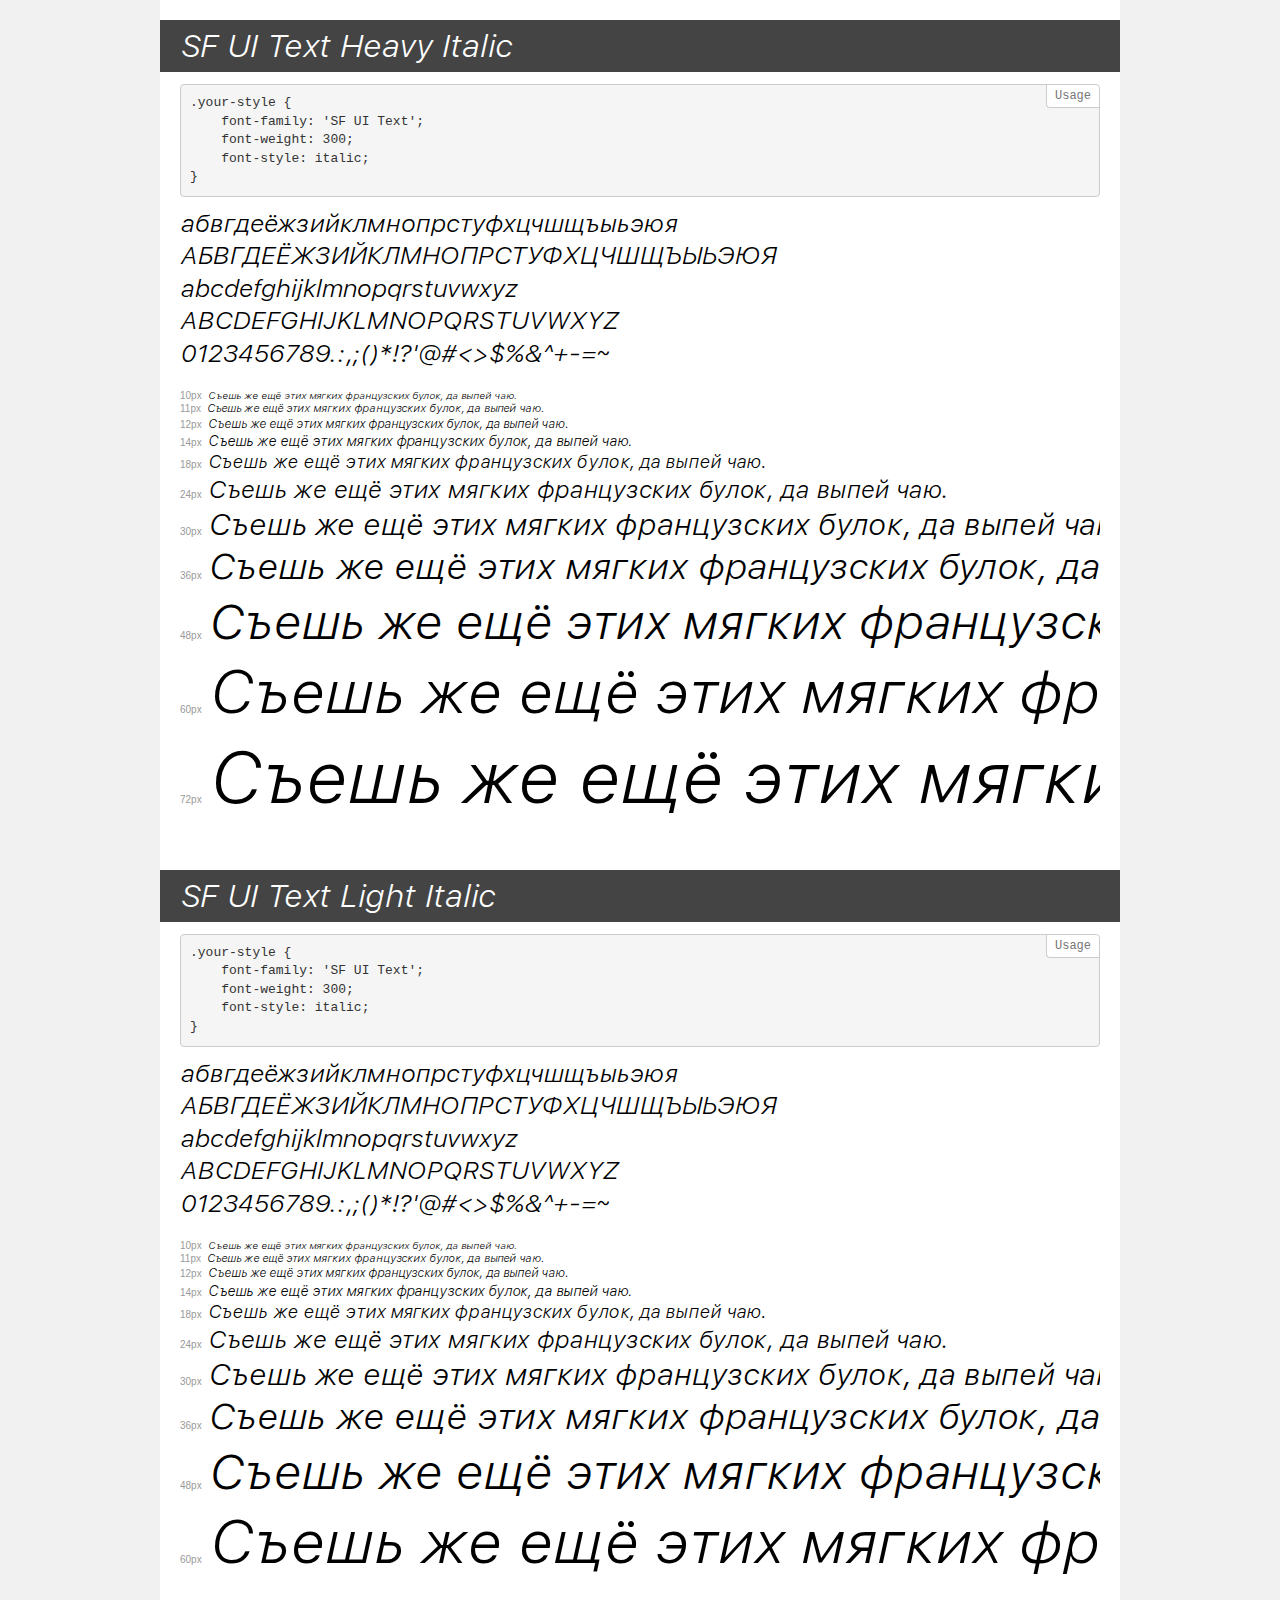
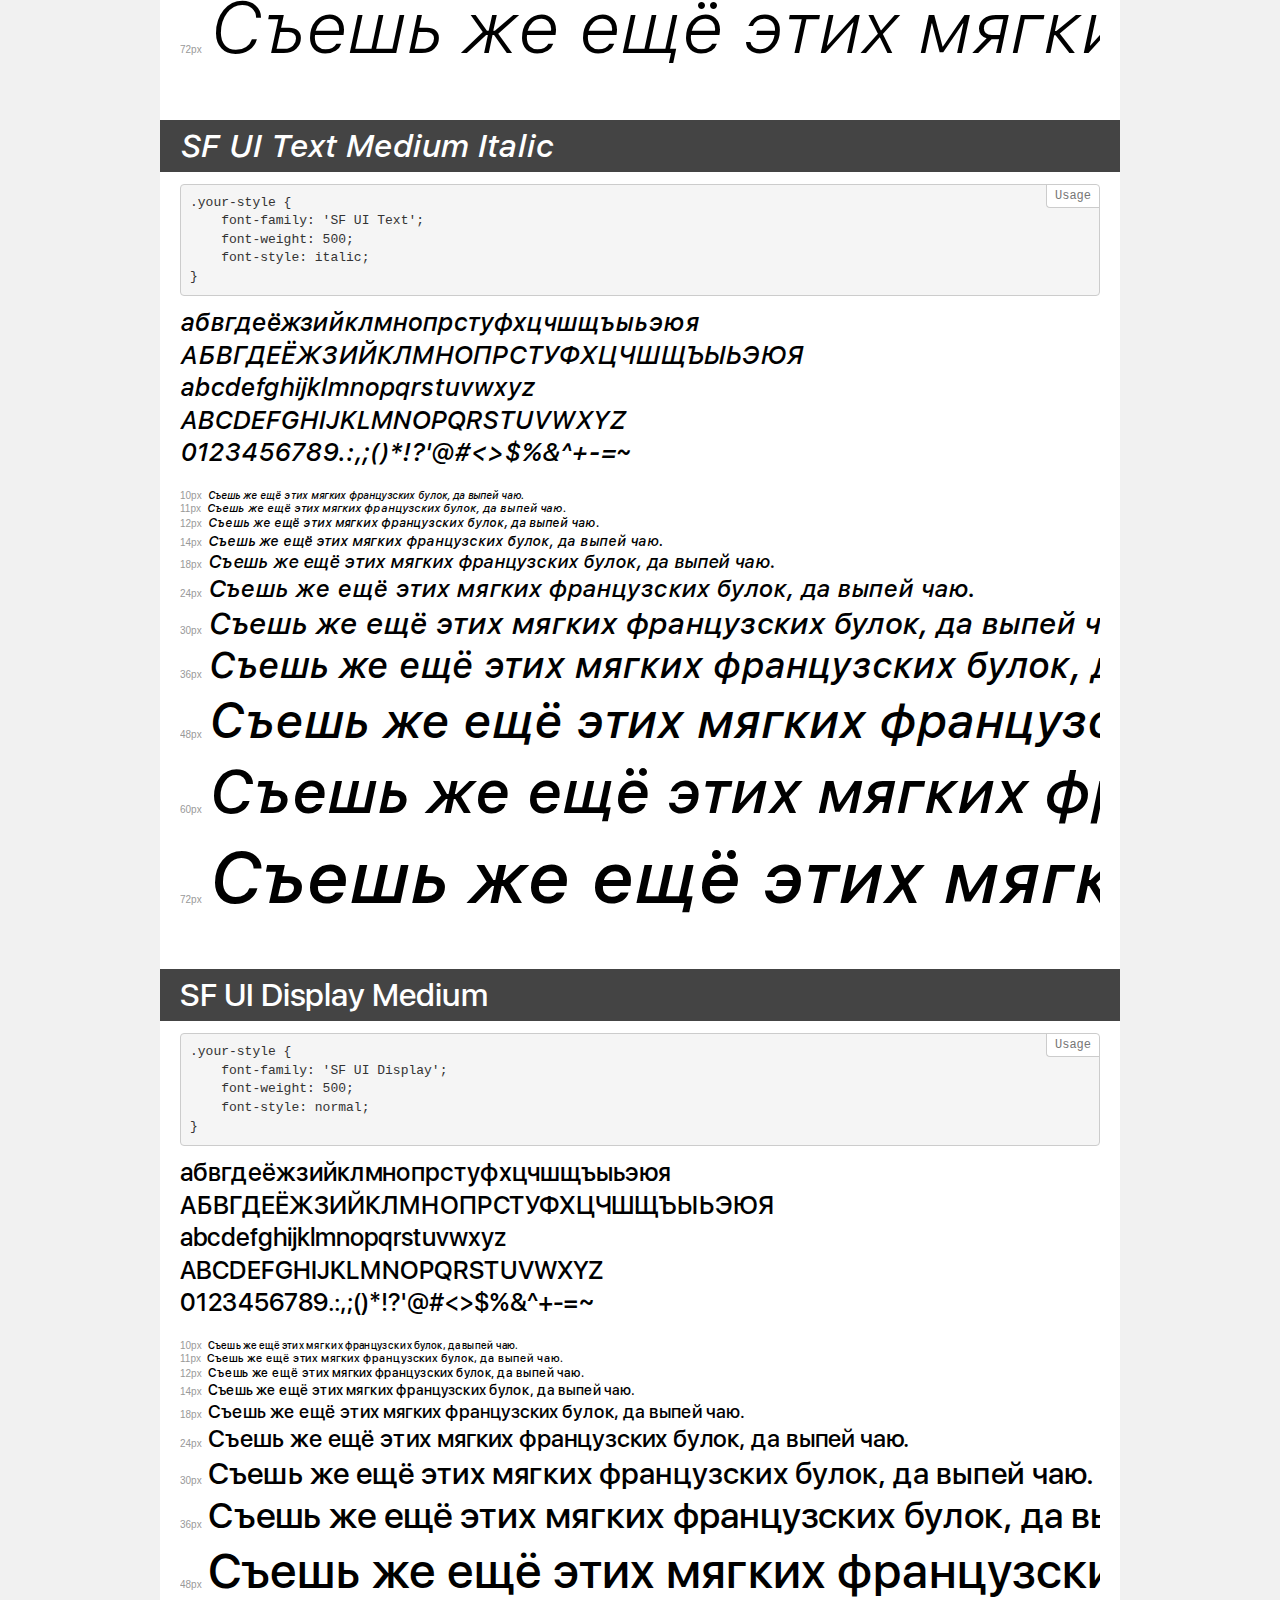
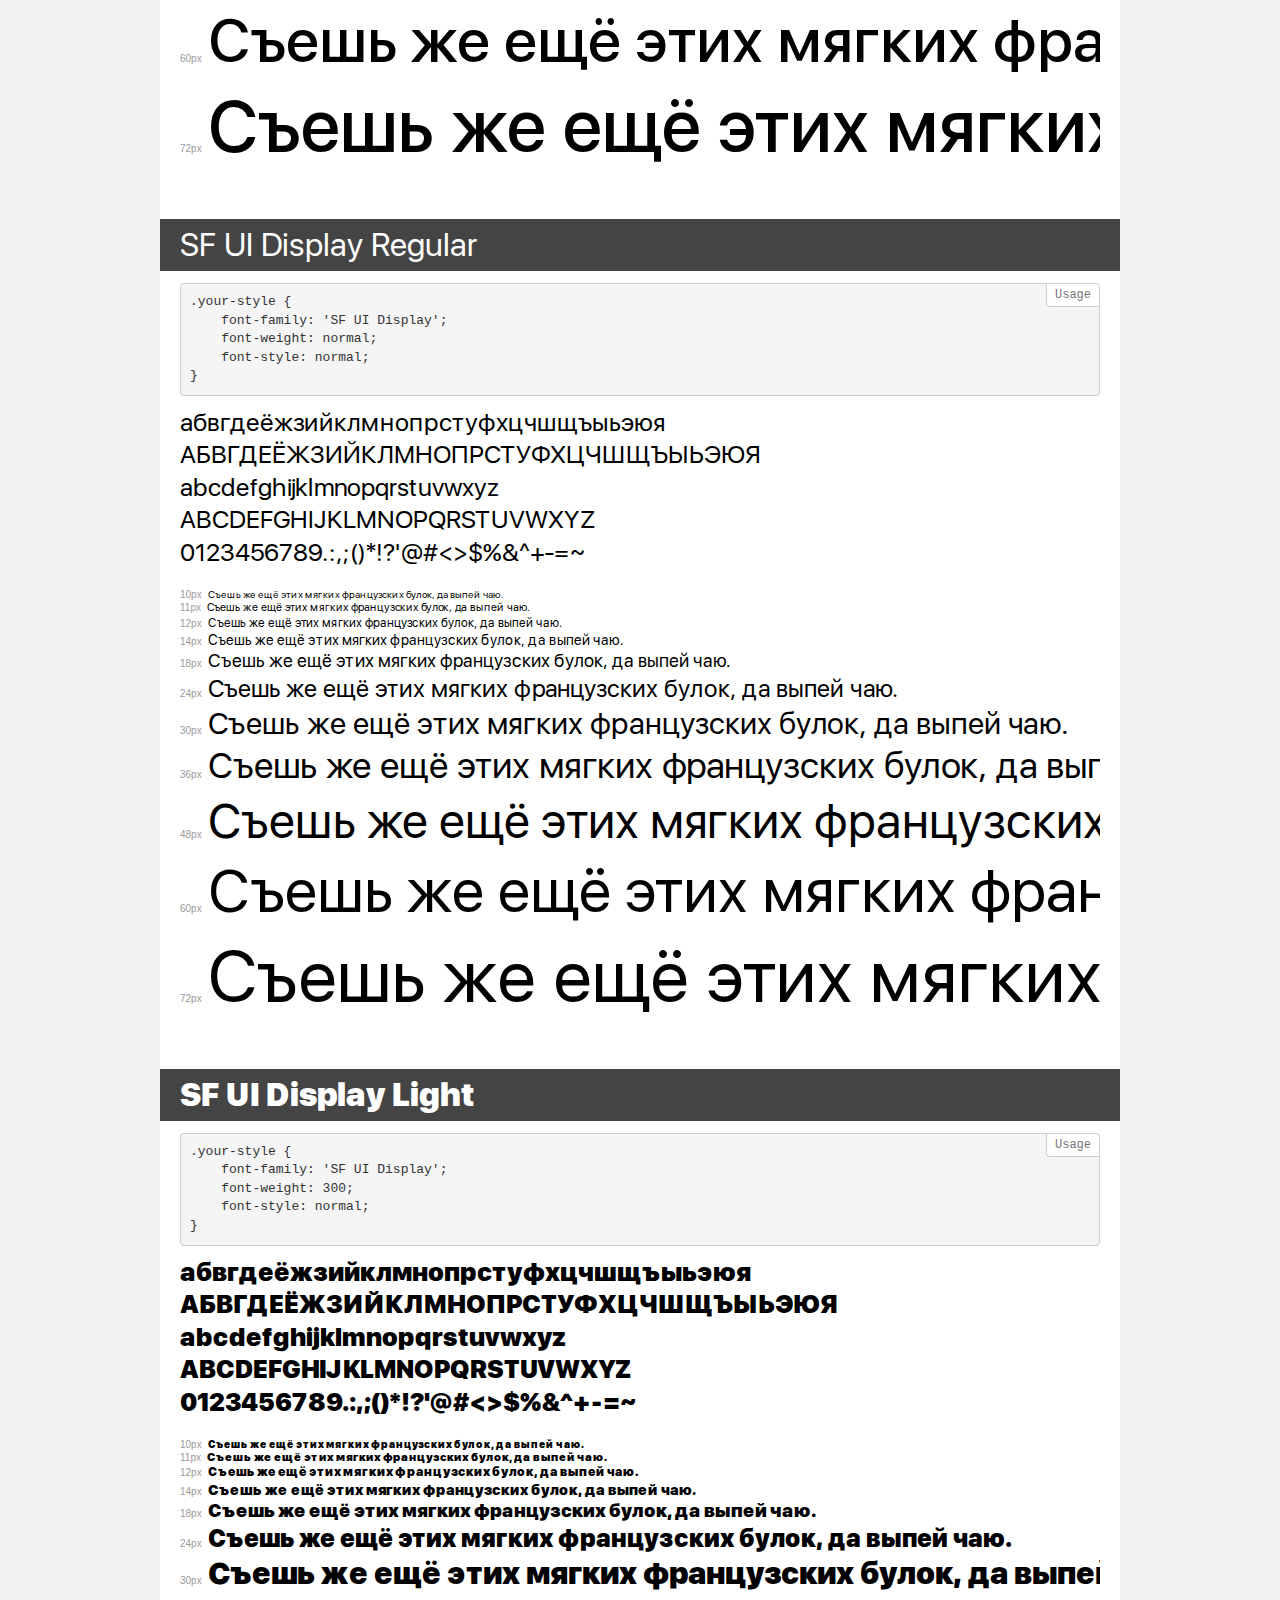
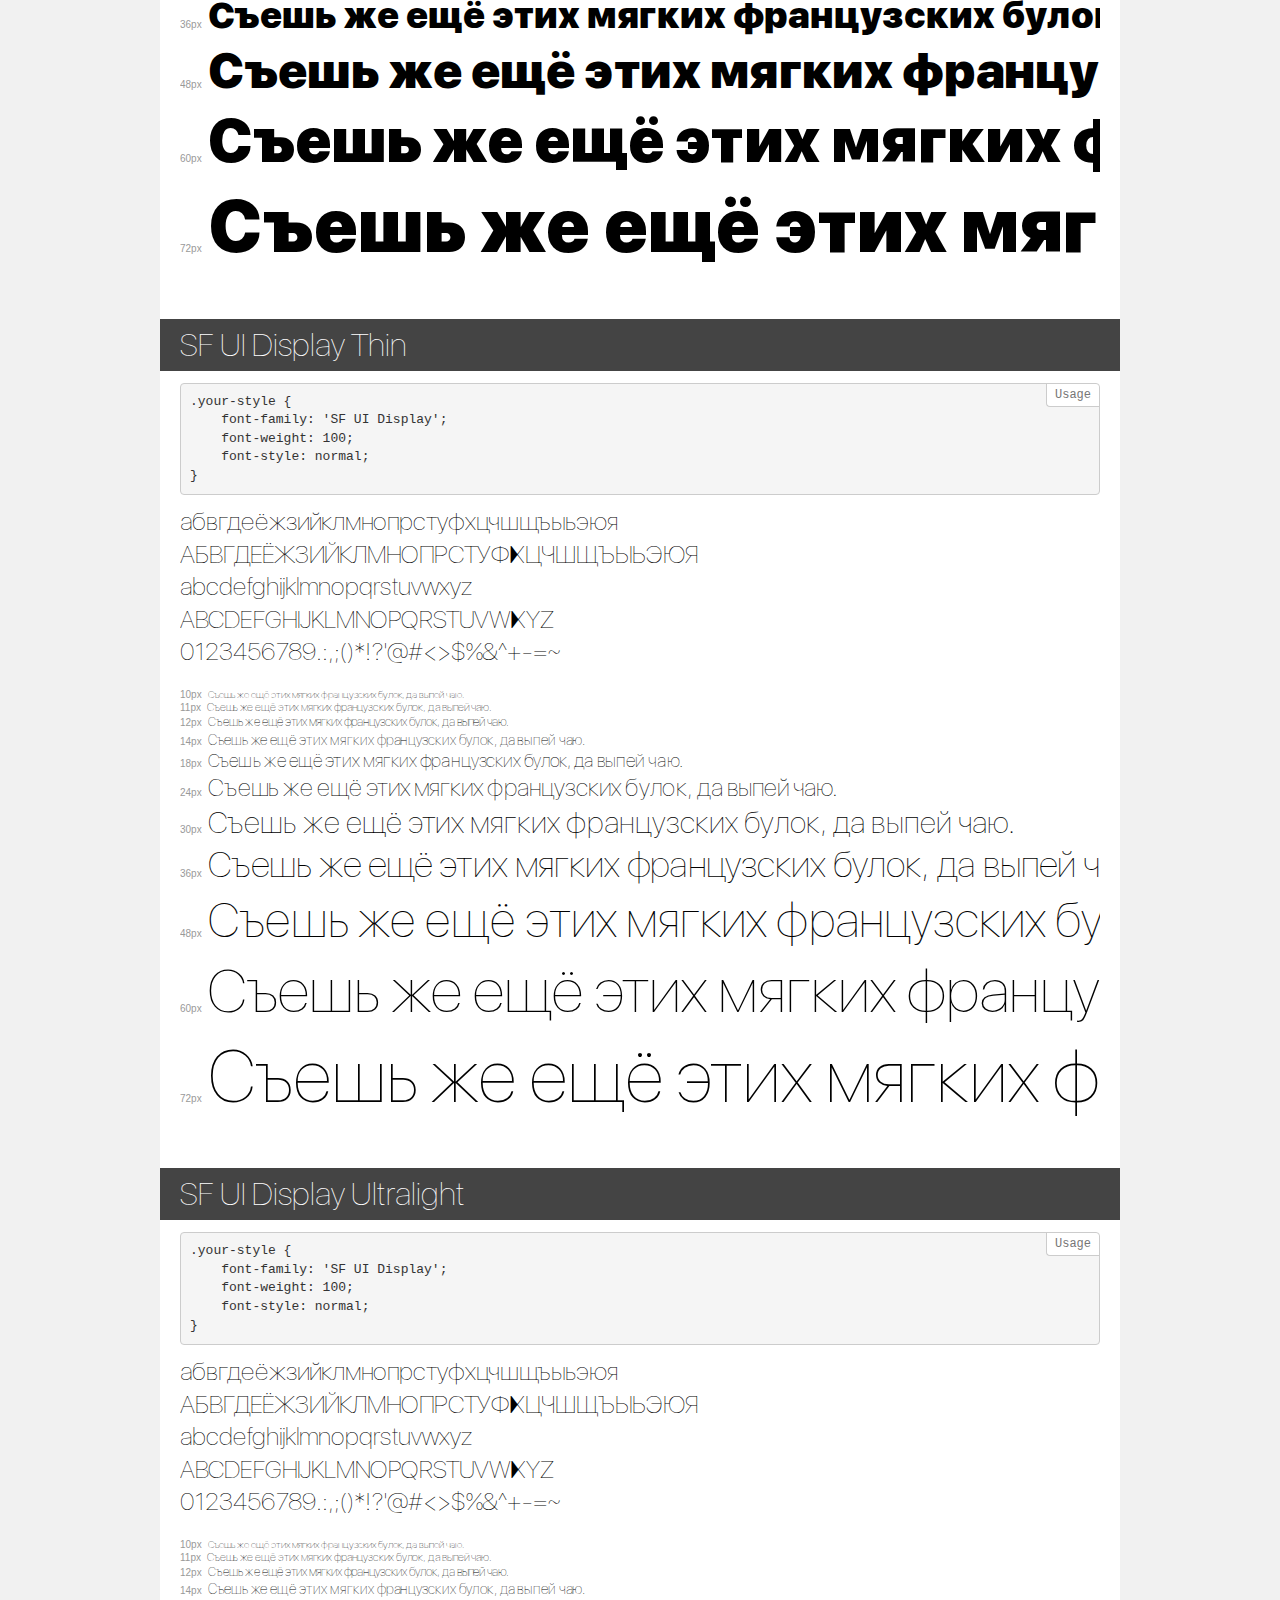
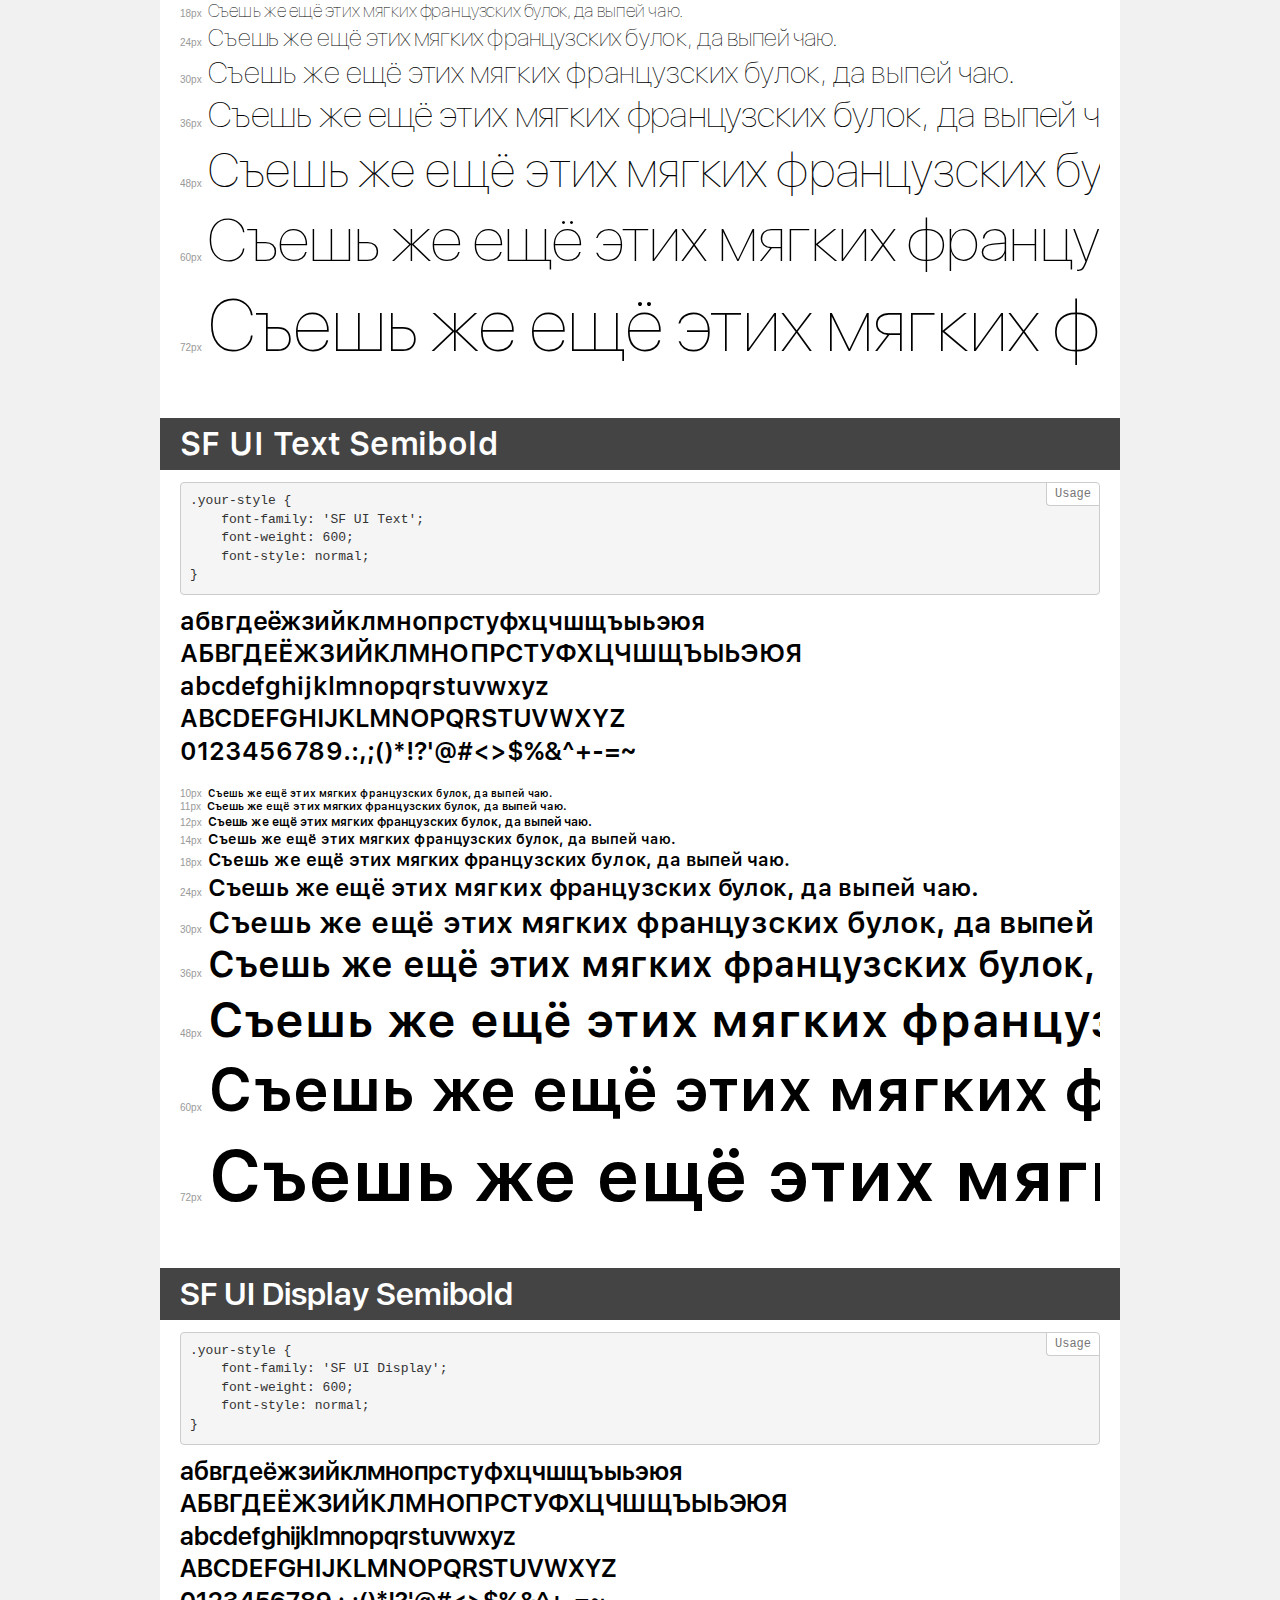
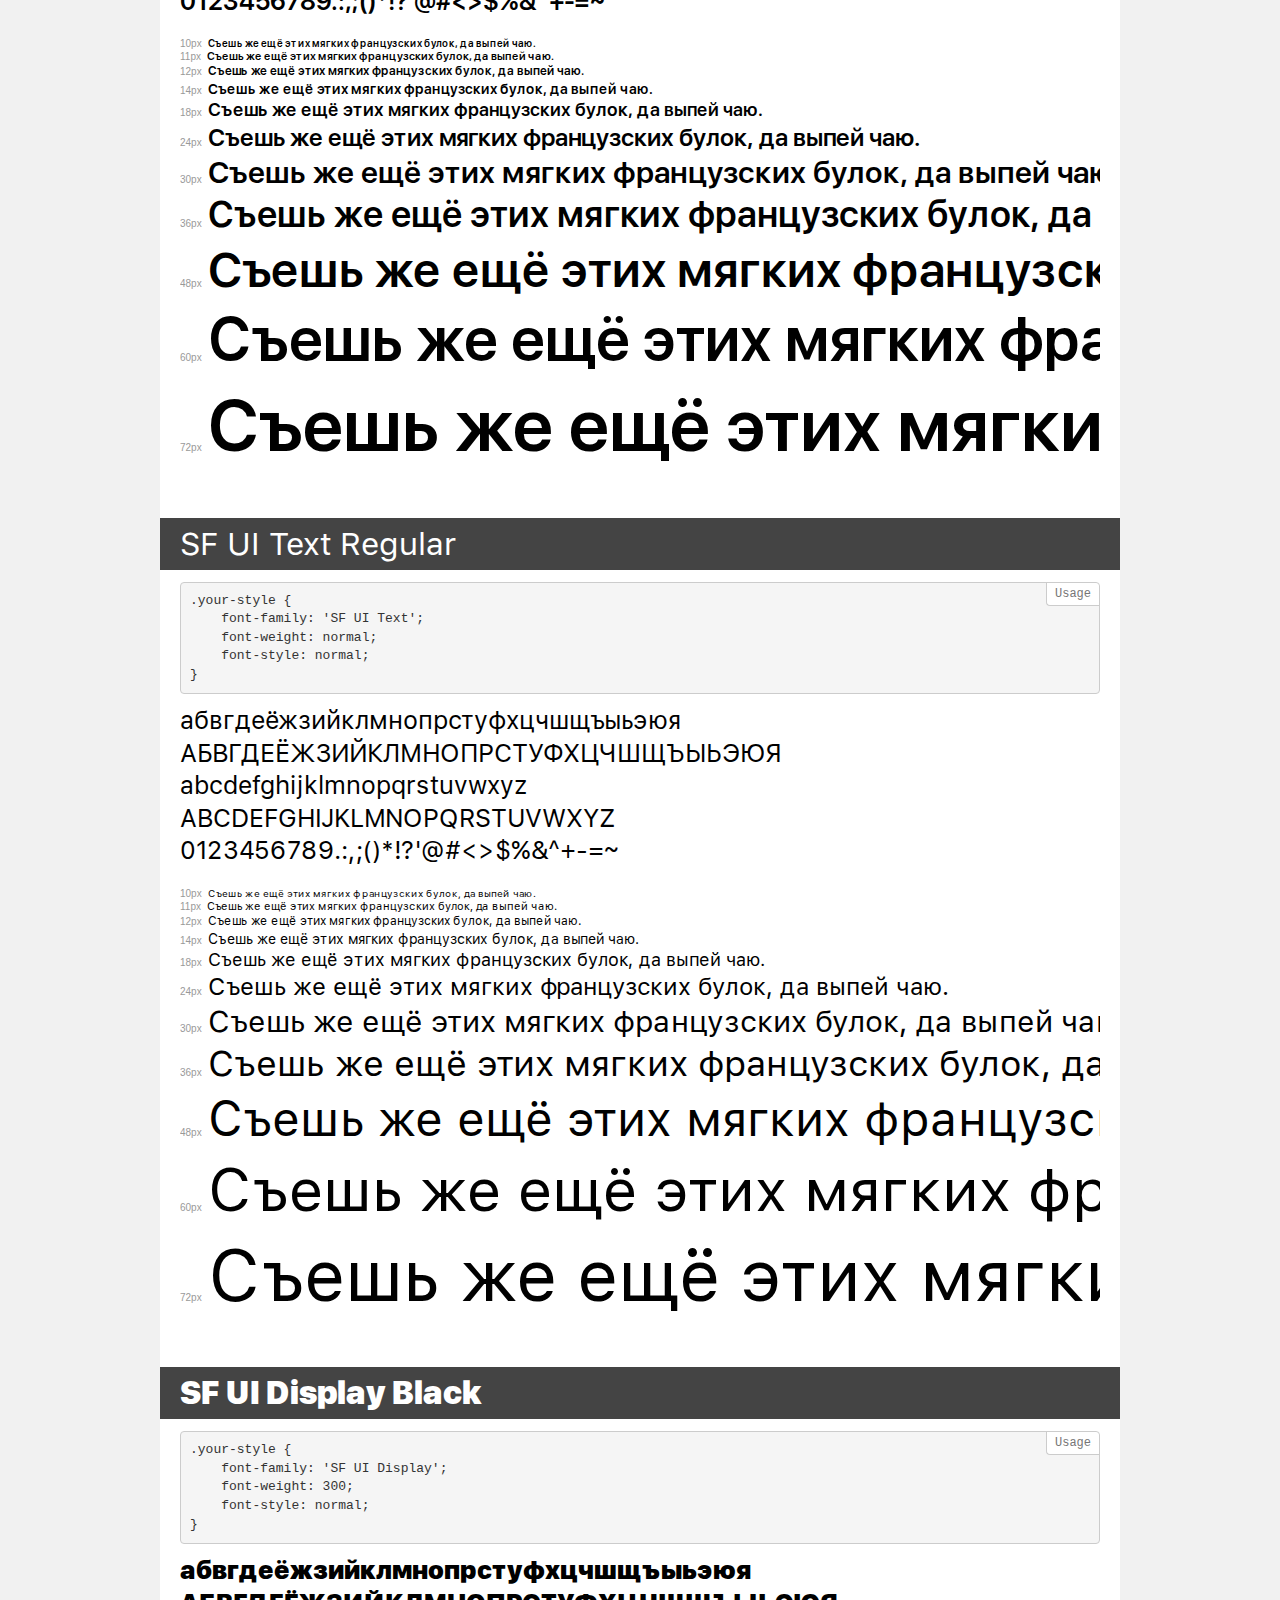
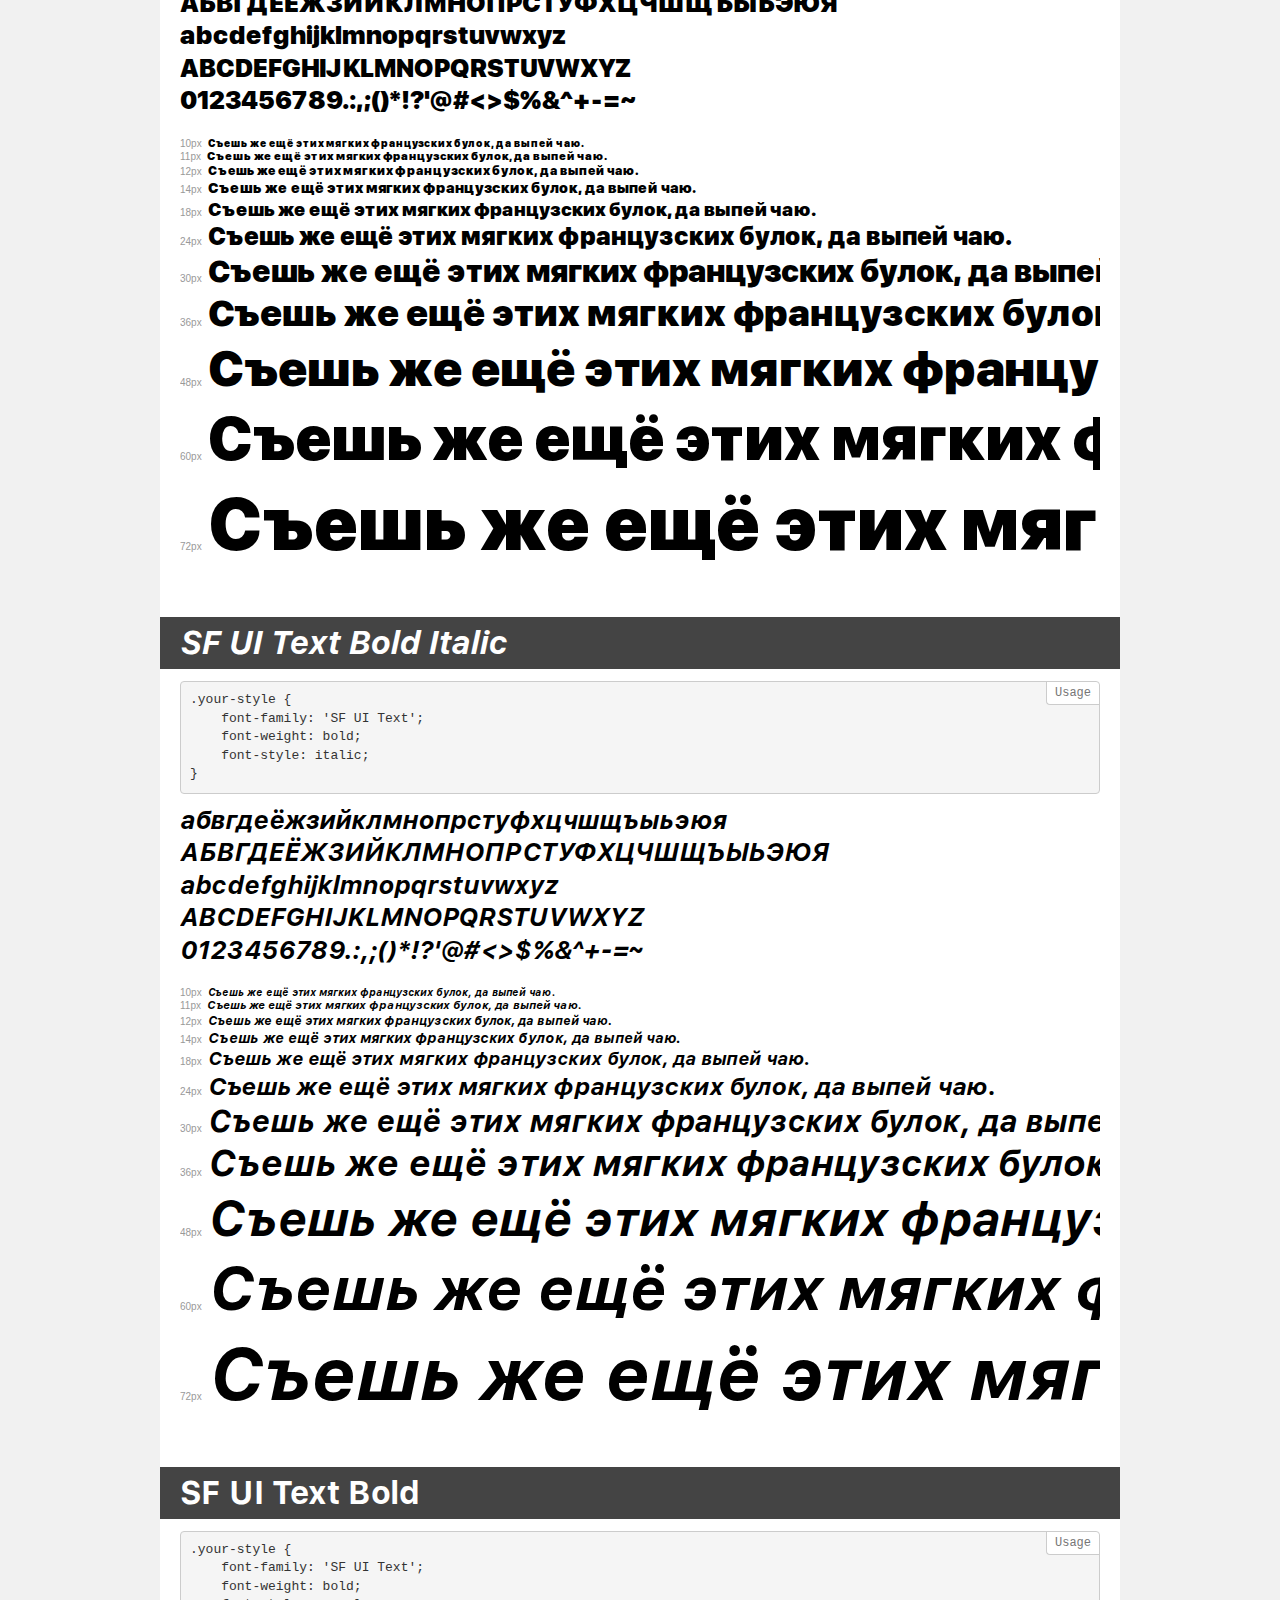
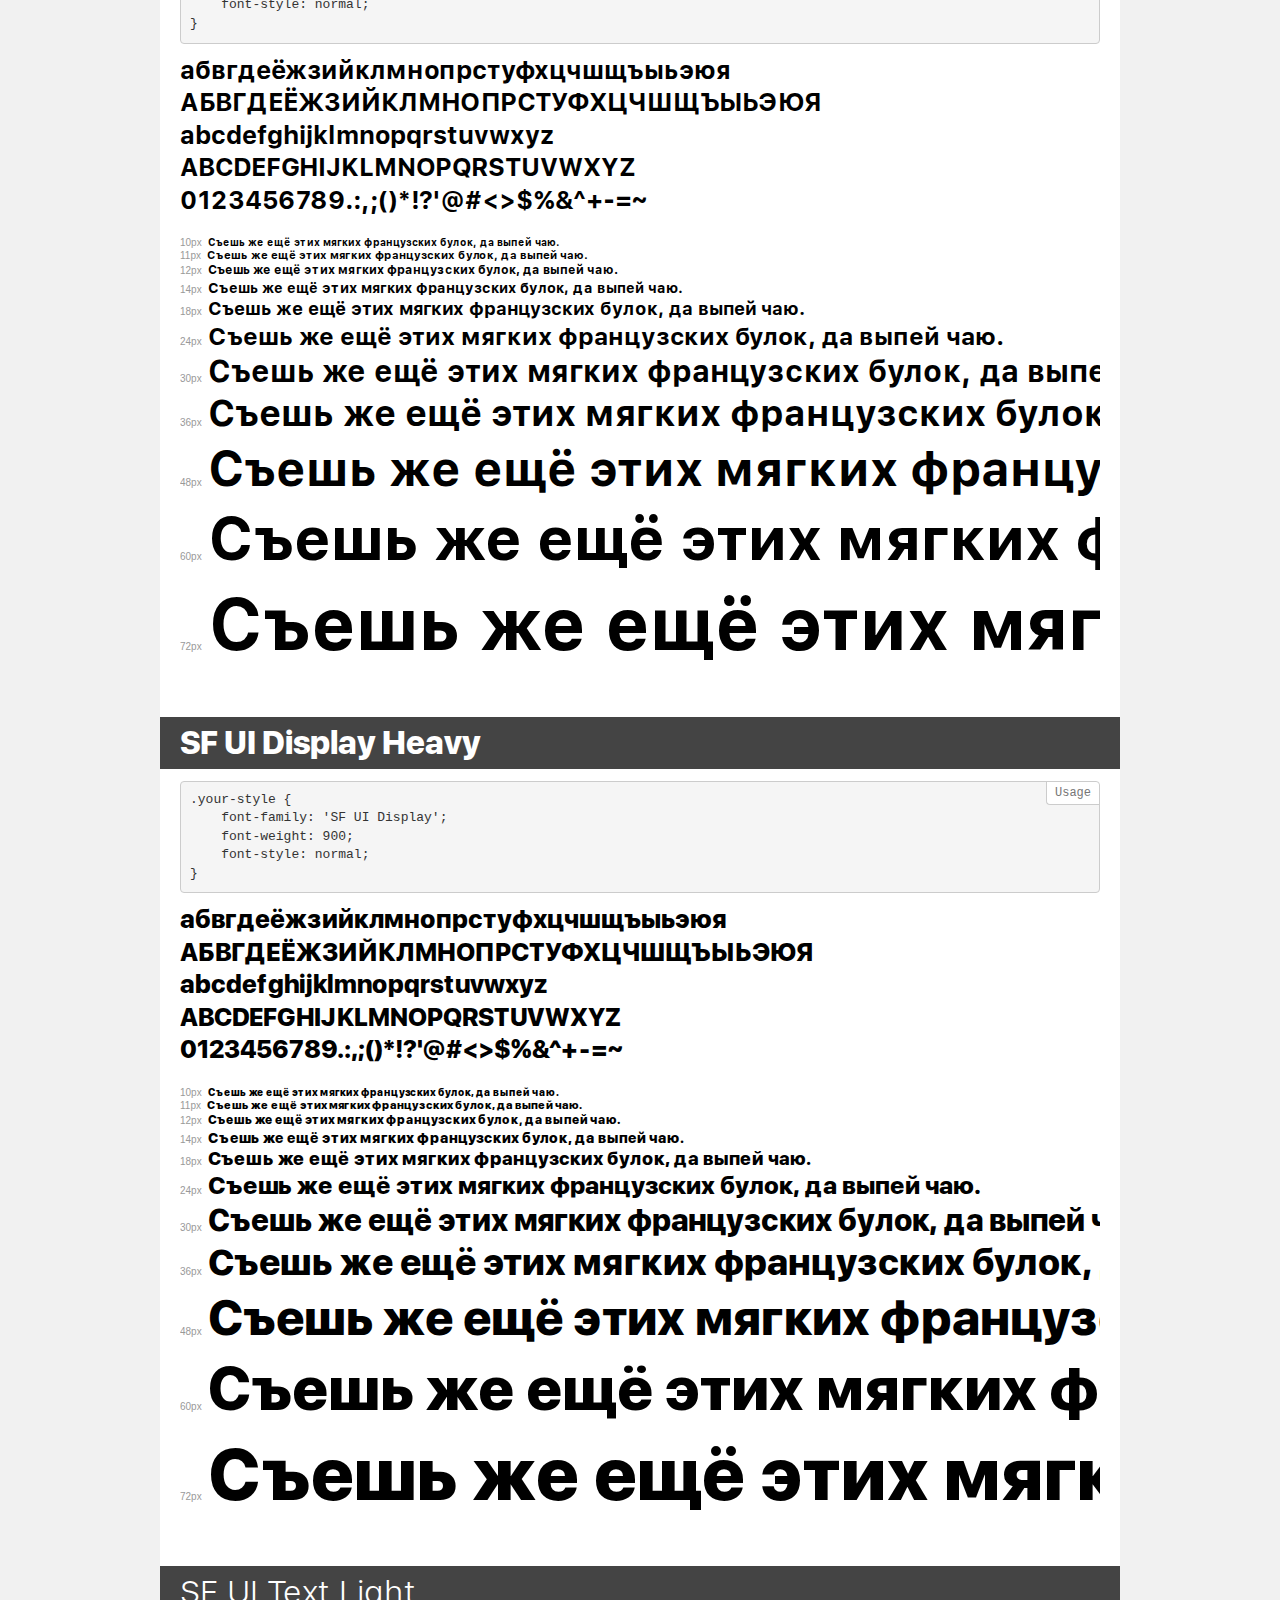
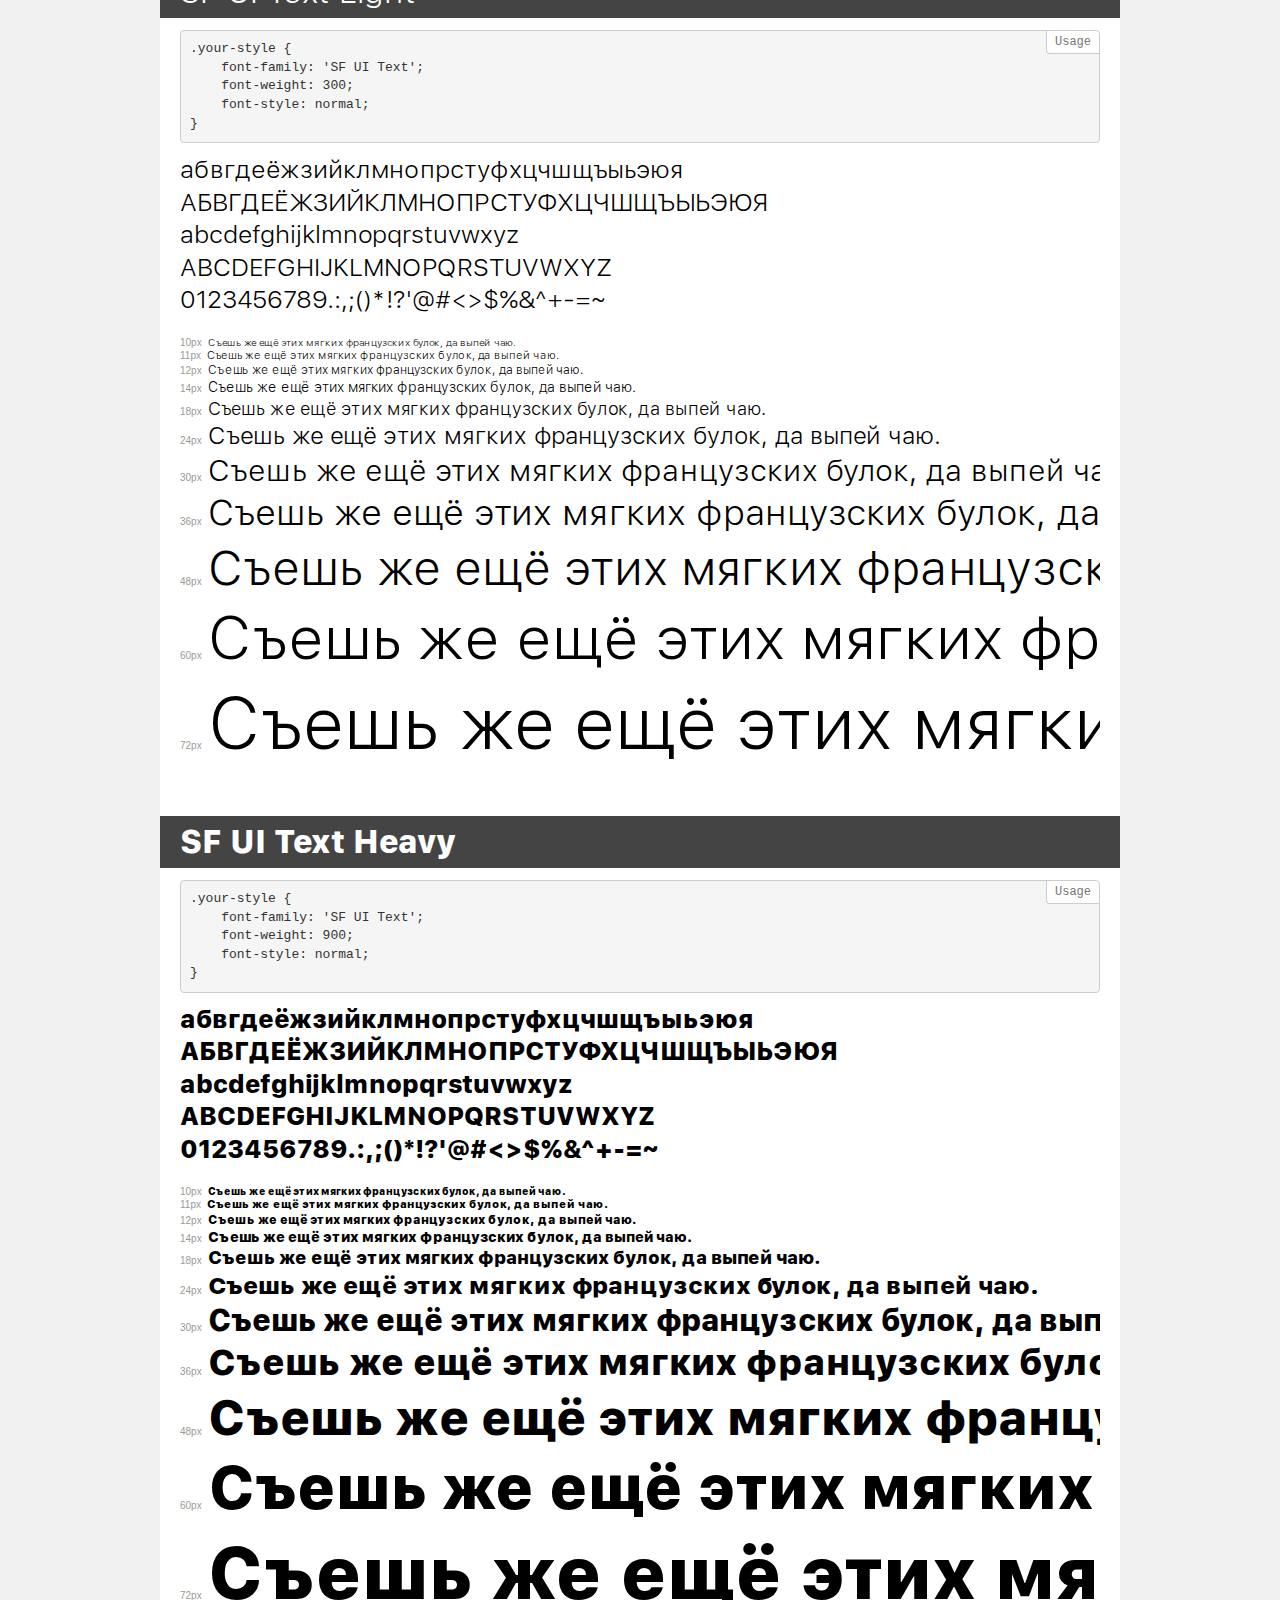
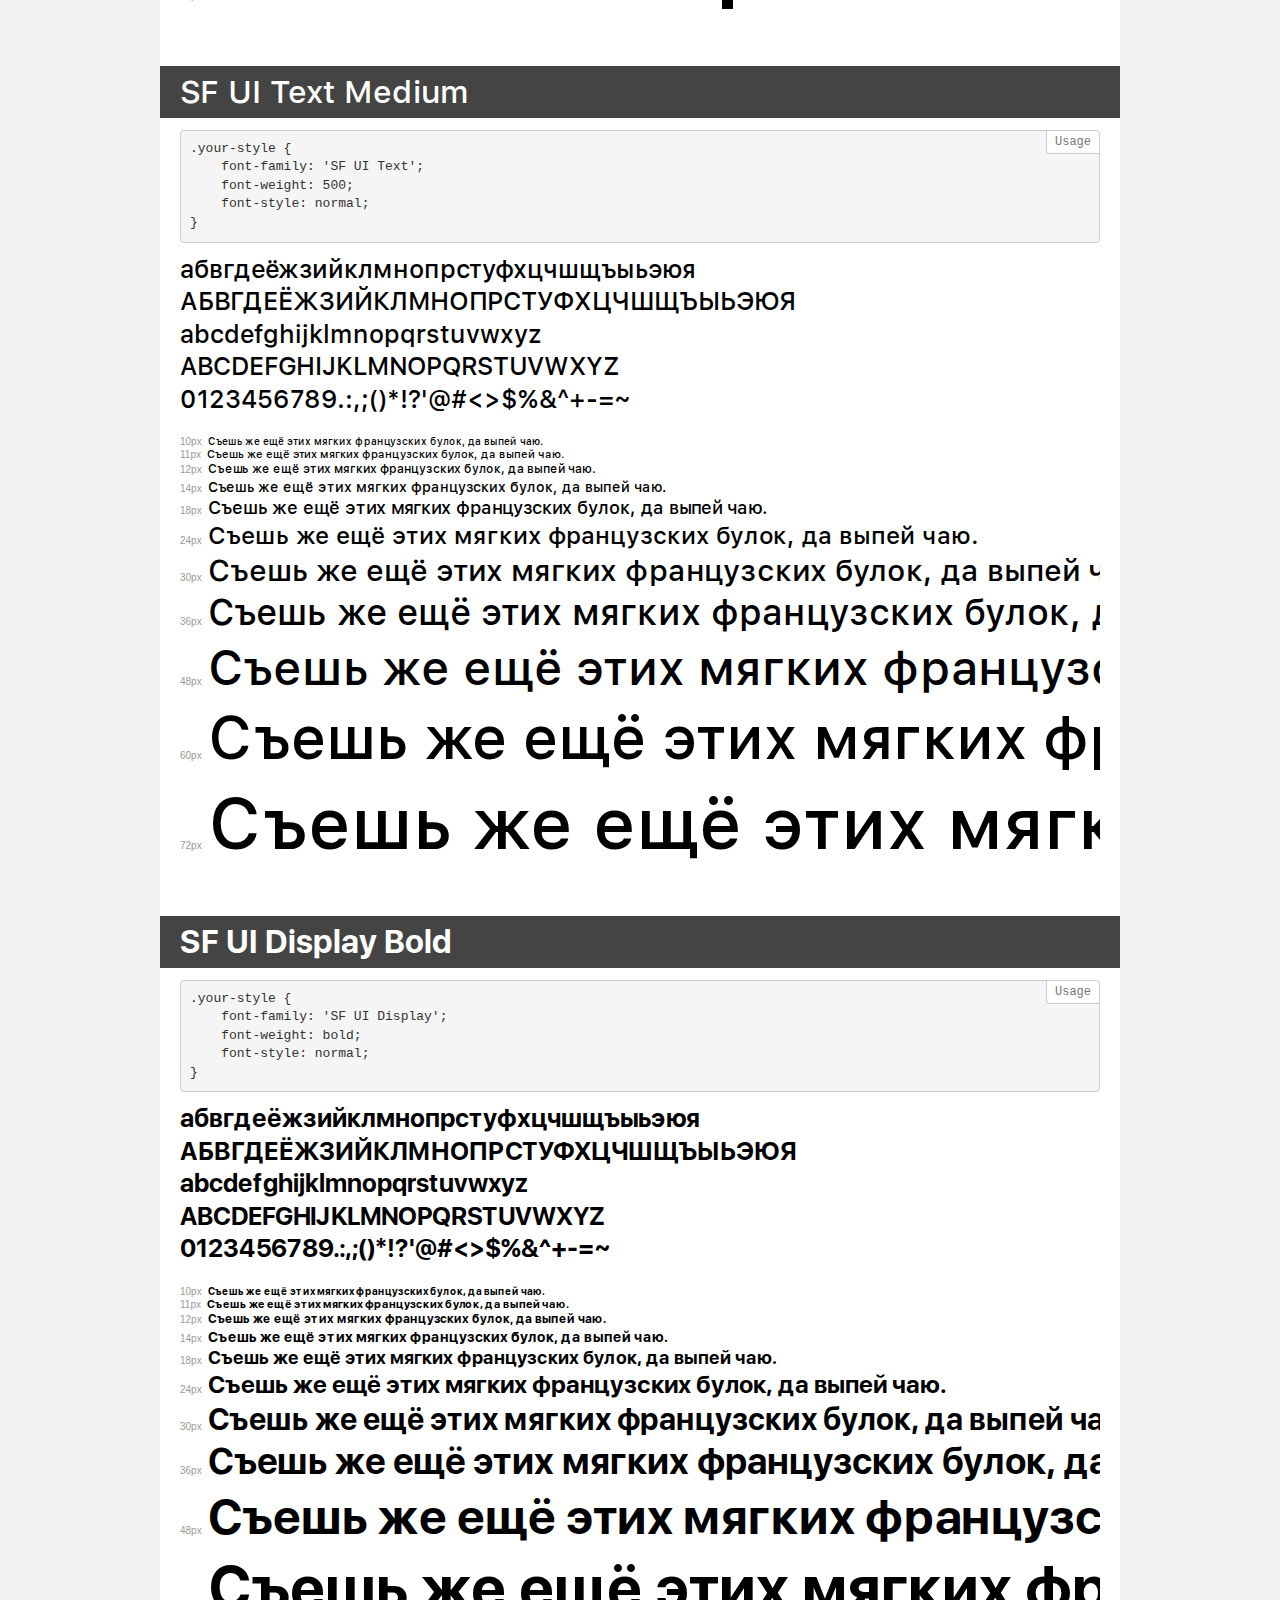
<file: fonts/SanFrancisco/demo.html>
<!DOCTYPE html>
<html>
<head>
	<meta charset="utf-8">
	<meta http-equiv="X-UA-Compatible" content="IE=edge">
	<meta name="viewport" content="width=device-width, initial-scale=1">
	<meta name="robots" content="noindex, noarchive">
	<title>Transfonter demo</title>
	<link href="stylesheet.css" rel="stylesheet">
	<style>
		/*
		http://meyerweb.com/eric/tools/css/reset/
		v2.0 | 20110126
		License: none (public domain)
		*/
		html, body, div, span, applet, object, iframe,
		h1, h2, h3, h4, h5, h6, p, blockquote, pre,
		a, abbr, acronym, address, big, cite, code,
		del, dfn, em, img, ins, kbd, q, s, samp,
		small, strike, strong, sub, sup, tt, var,
		b, u, i, center,
		dl, dt, dd, ol, ul, li,
		fieldset, form, label, legend,
		table, caption, tbody, tfoot, thead, tr, th, td,
		article, aside, canvas, details, embed,
		figure, figcaption, footer, header, hgroup,
		menu, nav, output, ruby, section, summary,
		time, mark, audio, video {
			margin: 0;
			padding: 0;
			border: 0;
			font-size: 100%;
			font: inherit;
			vertical-align: baseline;
		}
		/* HTML5 display-role reset for older browsers */
		article, aside, details, figcaption, figure,
		footer, header, hgroup, menu, nav, section {
			display: block;
		}
		body {
			line-height: 1;
		}
		ol, ul {
			list-style: none;
		}
		blockquote, q {
			quotes: none;
		}
		blockquote:before, blockquote:after,
		q:before, q:after {
			content: '';
			content: none;
		}
		table {
			border-collapse: collapse;
			border-spacing: 0;
		}
		/* common styles */
		body {
			background: #f1f1f1;
			color: #000;
		}
		.page {
			background: #fff;
			width: 920px;
			margin: 0 auto;
			padding: 20px 20px 0 20px;
			overflow: hidden;
		}
		.font-container {
			overflow-x: auto;
			overflow-y: hidden;
			margin-bottom: 40px;
			line-height: 1.3;
			white-space: nowrap;
			padding-bottom: 5px;
		}
		h1 {
			position: relative;
			background: #444;
			font-size: 32px;
			color: #fff;
			padding: 10px 20px;
			margin: 0 -20px 12px -20px;
		}
		.letters {
			font-size: 25px;
			margin-bottom: 20px;
		}
		.s10:before {
			content: '10px';
		}
		.s11:before {
			content: '11px';
		}
		.s12:before {
			content: '12px';
		}
		.s14:before {
			content: '14px';
		}
		.s18:before {
			content: '18px';
		}
		.s24:before {
			content: '24px';
		}
		.s30:before {
			content: '30px';
		}
		.s36:before {
			content: '36px';
		}
		.s48:before {
			content: '48px';
		}
		.s60:before {
			content: '60px';
		}
		.s72:before {
			content: '72px';
		}
		.s10:before, .s11:before, .s12:before, .s14:before,
		.s18:before, .s24:before, .s30:before, .s36:before,
		.s48:before, .s60:before, .s72:before {
			font-family: Arial, sans-serif;
			font-size: 10px;
			font-weight: normal;
			font-style: normal;
			color: #999;
			padding-right: 6px;
		}
		pre {
			display: block;
			position: relative;
			padding: 9px;
			margin: 0 0 10px;
			font-family: Monaco, Menlo, Consolas, "Courier New", monospace !important;
			font-size: 13px;
			line-height: 1.428571429;
			color: #333;
			font-weight: normal !important;
			font-style: normal !important;
			background-color: #f5f5f5;
			border: 1px solid #ccc;
			overflow-x: auto;
			border-radius: 4px;
		}
		pre:after {
			display: block;
			position: absolute;
			right: 0;
			top: 0;
			content: 'Usage';
			line-height: 1;
			padding: 5px 8px;
			font-size: 12px;
			color: #767676;
			background-color: #fff;
			border: 1px solid #ccc;
			border-right: none;
			border-top: none;
			border-radius: 0 4px 0 4px;
			z-index: 10;
		}
		/* responsive */
		@media (max-width: 959px) {
			.page {
				width: auto;
				margin: 0;
			}
		}
	</style>
</head>
<body>
<div class="page">
	<div class="demo" style="font-family: 'SF UI Text'; font-weight: 300; font-style: italic;">
		<h1>SF UI Text Heavy Italic</h1>
		<pre>.your-style {
    font-family: 'SF UI Text';
    font-weight: 300;
    font-style: italic;
}</pre>
		<div class="font-container">
			<p class="letters">
				абвгдеёжзийклмнопрстуфхцчшщъыьэюя <br />
				АБВГДЕЁЖЗИЙКЛМНОПРСТУФХЦЧШЩЪЫЬЭЮЯ <br />
				abcdefghijklmnopqrstuvwxyz <br />
				ABCDEFGHIJKLMNOPQRSTUVWXYZ <br />				0123456789.:,;()*!?'@#<>$%&^+-=~
			</p>
			<p class="s10" style="font-size: 10px;">Съешь же ещё этих мягких французских булок, да выпей чаю.</p>
			<p class="s11" style="font-size: 11px;">Съешь же ещё этих мягких французских булок, да выпей чаю.</p>
			<p class="s12" style="font-size: 12px;">Съешь же ещё этих мягких французских булок, да выпей чаю.</p>
			<p class="s14" style="font-size: 14px;">Съешь же ещё этих мягких французских булок, да выпей чаю.</p>
			<p class="s18" style="font-size: 18px;">Съешь же ещё этих мягких французских булок, да выпей чаю.</p>
			<p class="s24" style="font-size: 24px;">Съешь же ещё этих мягких французских булок, да выпей чаю.</p>
			<p class="s30" style="font-size: 30px;">Съешь же ещё этих мягких французских булок, да выпей чаю.</p>
			<p class="s36" style="font-size: 36px;">Съешь же ещё этих мягких французских булок, да выпей чаю.</p>
			<p class="s48" style="font-size: 48px;">Съешь же ещё этих мягких французских булок, да выпей чаю.</p>
			<p class="s60" style="font-size: 60px;">Съешь же ещё этих мягких французских булок, да выпей чаю.</p>
			<p class="s72" style="font-size: 72px;">Съешь же ещё этих мягких французских булок, да выпей чаю.</p>
		</div>
	</div>
	<div class="demo" style="font-family: 'SF UI Text'; font-weight: 300; font-style: italic;">
		<h1>SF UI Text Light Italic</h1>
		<pre>.your-style {
    font-family: 'SF UI Text';
    font-weight: 300;
    font-style: italic;
}</pre>
		<div class="font-container">
			<p class="letters">
				абвгдеёжзийклмнопрстуфхцчшщъыьэюя <br />
				АБВГДЕЁЖЗИЙКЛМНОПРСТУФХЦЧШЩЪЫЬЭЮЯ <br />
				abcdefghijklmnopqrstuvwxyz <br />
				ABCDEFGHIJKLMNOPQRSTUVWXYZ <br />				0123456789.:,;()*!?'@#<>$%&^+-=~
			</p>
			<p class="s10" style="font-size: 10px;">Съешь же ещё этих мягких французских булок, да выпей чаю.</p>
			<p class="s11" style="font-size: 11px;">Съешь же ещё этих мягких французских булок, да выпей чаю.</p>
			<p class="s12" style="font-size: 12px;">Съешь же ещё этих мягких французских булок, да выпей чаю.</p>
			<p class="s14" style="font-size: 14px;">Съешь же ещё этих мягких французских булок, да выпей чаю.</p>
			<p class="s18" style="font-size: 18px;">Съешь же ещё этих мягких французских булок, да выпей чаю.</p>
			<p class="s24" style="font-size: 24px;">Съешь же ещё этих мягких французских булок, да выпей чаю.</p>
			<p class="s30" style="font-size: 30px;">Съешь же ещё этих мягких французских булок, да выпей чаю.</p>
			<p class="s36" style="font-size: 36px;">Съешь же ещё этих мягких французских булок, да выпей чаю.</p>
			<p class="s48" style="font-size: 48px;">Съешь же ещё этих мягких французских булок, да выпей чаю.</p>
			<p class="s60" style="font-size: 60px;">Съешь же ещё этих мягких французских булок, да выпей чаю.</p>
			<p class="s72" style="font-size: 72px;">Съешь же ещё этих мягких французских булок, да выпей чаю.</p>
		</div>
	</div>
	<div class="demo" style="font-family: 'SF UI Text'; font-weight: 500; font-style: italic;">
		<h1>SF UI Text Medium Italic</h1>
		<pre>.your-style {
    font-family: 'SF UI Text';
    font-weight: 500;
    font-style: italic;
}</pre>
		<div class="font-container">
			<p class="letters">
				абвгдеёжзийклмнопрстуфхцчшщъыьэюя <br />
				АБВГДЕЁЖЗИЙКЛМНОПРСТУФХЦЧШЩЪЫЬЭЮЯ <br />
				abcdefghijklmnopqrstuvwxyz <br />
				ABCDEFGHIJKLMNOPQRSTUVWXYZ <br />				0123456789.:,;()*!?'@#<>$%&^+-=~
			</p>
			<p class="s10" style="font-size: 10px;">Съешь же ещё этих мягких французских булок, да выпей чаю.</p>
			<p class="s11" style="font-size: 11px;">Съешь же ещё этих мягких французских булок, да выпей чаю.</p>
			<p class="s12" style="font-size: 12px;">Съешь же ещё этих мягких французских булок, да выпей чаю.</p>
			<p class="s14" style="font-size: 14px;">Съешь же ещё этих мягких французских булок, да выпей чаю.</p>
			<p class="s18" style="font-size: 18px;">Съешь же ещё этих мягких французских булок, да выпей чаю.</p>
			<p class="s24" style="font-size: 24px;">Съешь же ещё этих мягких французских булок, да выпей чаю.</p>
			<p class="s30" style="font-size: 30px;">Съешь же ещё этих мягких французских булок, да выпей чаю.</p>
			<p class="s36" style="font-size: 36px;">Съешь же ещё этих мягких французских булок, да выпей чаю.</p>
			<p class="s48" style="font-size: 48px;">Съешь же ещё этих мягких французских булок, да выпей чаю.</p>
			<p class="s60" style="font-size: 60px;">Съешь же ещё этих мягких французских булок, да выпей чаю.</p>
			<p class="s72" style="font-size: 72px;">Съешь же ещё этих мягких французских булок, да выпей чаю.</p>
		</div>
	</div>
	<div class="demo" style="font-family: 'SF UI Display'; font-weight: 500; font-style: normal;">
		<h1>SF UI Display Medium</h1>
		<pre>.your-style {
    font-family: 'SF UI Display';
    font-weight: 500;
    font-style: normal;
}</pre>
		<div class="font-container">
			<p class="letters">
				абвгдеёжзийклмнопрстуфхцчшщъыьэюя <br />
				АБВГДЕЁЖЗИЙКЛМНОПРСТУФХЦЧШЩЪЫЬЭЮЯ <br />
				abcdefghijklmnopqrstuvwxyz <br />
				ABCDEFGHIJKLMNOPQRSTUVWXYZ <br />				0123456789.:,;()*!?'@#<>$%&^+-=~
			</p>
			<p class="s10" style="font-size: 10px;">Съешь же ещё этих мягких французских булок, да выпей чаю.</p>
			<p class="s11" style="font-size: 11px;">Съешь же ещё этих мягких французских булок, да выпей чаю.</p>
			<p class="s12" style="font-size: 12px;">Съешь же ещё этих мягких французских булок, да выпей чаю.</p>
			<p class="s14" style="font-size: 14px;">Съешь же ещё этих мягких французских булок, да выпей чаю.</p>
			<p class="s18" style="font-size: 18px;">Съешь же ещё этих мягких французских булок, да выпей чаю.</p>
			<p class="s24" style="font-size: 24px;">Съешь же ещё этих мягких французских булок, да выпей чаю.</p>
			<p class="s30" style="font-size: 30px;">Съешь же ещё этих мягких французских булок, да выпей чаю.</p>
			<p class="s36" style="font-size: 36px;">Съешь же ещё этих мягких французских булок, да выпей чаю.</p>
			<p class="s48" style="font-size: 48px;">Съешь же ещё этих мягких французских булок, да выпей чаю.</p>
			<p class="s60" style="font-size: 60px;">Съешь же ещё этих мягких французских булок, да выпей чаю.</p>
			<p class="s72" style="font-size: 72px;">Съешь же ещё этих мягких французских булок, да выпей чаю.</p>
		</div>
	</div>
	<div class="demo" style="font-family: 'SF UI Display'; font-weight: normal; font-style: normal;">
		<h1>SF UI Display Regular</h1>
		<pre>.your-style {
    font-family: 'SF UI Display';
    font-weight: normal;
    font-style: normal;
}</pre>
		<div class="font-container">
			<p class="letters">
				абвгдеёжзийклмнопрстуфхцчшщъыьэюя <br />
				АБВГДЕЁЖЗИЙКЛМНОПРСТУФХЦЧШЩЪЫЬЭЮЯ <br />
				abcdefghijklmnopqrstuvwxyz <br />
				ABCDEFGHIJKLMNOPQRSTUVWXYZ <br />				0123456789.:,;()*!?'@#<>$%&^+-=~
			</p>
			<p class="s10" style="font-size: 10px;">Съешь же ещё этих мягких французских булок, да выпей чаю.</p>
			<p class="s11" style="font-size: 11px;">Съешь же ещё этих мягких французских булок, да выпей чаю.</p>
			<p class="s12" style="font-size: 12px;">Съешь же ещё этих мягких французских булок, да выпей чаю.</p>
			<p class="s14" style="font-size: 14px;">Съешь же ещё этих мягких французских булок, да выпей чаю.</p>
			<p class="s18" style="font-size: 18px;">Съешь же ещё этих мягких французских булок, да выпей чаю.</p>
			<p class="s24" style="font-size: 24px;">Съешь же ещё этих мягких французских булок, да выпей чаю.</p>
			<p class="s30" style="font-size: 30px;">Съешь же ещё этих мягких французских булок, да выпей чаю.</p>
			<p class="s36" style="font-size: 36px;">Съешь же ещё этих мягких французских булок, да выпей чаю.</p>
			<p class="s48" style="font-size: 48px;">Съешь же ещё этих мягких французских булок, да выпей чаю.</p>
			<p class="s60" style="font-size: 60px;">Съешь же ещё этих мягких французских булок, да выпей чаю.</p>
			<p class="s72" style="font-size: 72px;">Съешь же ещё этих мягких французских булок, да выпей чаю.</p>
		</div>
	</div>
	<div class="demo" style="font-family: 'SF UI Display'; font-weight: 300; font-style: normal;">
		<h1>SF UI Display Light</h1>
		<pre>.your-style {
    font-family: 'SF UI Display';
    font-weight: 300;
    font-style: normal;
}</pre>
		<div class="font-container">
			<p class="letters">
				абвгдеёжзийклмнопрстуфхцчшщъыьэюя <br />
				АБВГДЕЁЖЗИЙКЛМНОПРСТУФХЦЧШЩЪЫЬЭЮЯ <br />
				abcdefghijklmnopqrstuvwxyz <br />
				ABCDEFGHIJKLMNOPQRSTUVWXYZ <br />				0123456789.:,;()*!?'@#<>$%&^+-=~
			</p>
			<p class="s10" style="font-size: 10px;">Съешь же ещё этих мягких французских булок, да выпей чаю.</p>
			<p class="s11" style="font-size: 11px;">Съешь же ещё этих мягких французских булок, да выпей чаю.</p>
			<p class="s12" style="font-size: 12px;">Съешь же ещё этих мягких французских булок, да выпей чаю.</p>
			<p class="s14" style="font-size: 14px;">Съешь же ещё этих мягких французских булок, да выпей чаю.</p>
			<p class="s18" style="font-size: 18px;">Съешь же ещё этих мягких французских булок, да выпей чаю.</p>
			<p class="s24" style="font-size: 24px;">Съешь же ещё этих мягких французских булок, да выпей чаю.</p>
			<p class="s30" style="font-size: 30px;">Съешь же ещё этих мягких французских булок, да выпей чаю.</p>
			<p class="s36" style="font-size: 36px;">Съешь же ещё этих мягких французских булок, да выпей чаю.</p>
			<p class="s48" style="font-size: 48px;">Съешь же ещё этих мягких французских булок, да выпей чаю.</p>
			<p class="s60" style="font-size: 60px;">Съешь же ещё этих мягких французских булок, да выпей чаю.</p>
			<p class="s72" style="font-size: 72px;">Съешь же ещё этих мягких французских булок, да выпей чаю.</p>
		</div>
	</div>
	<div class="demo" style="font-family: 'SF UI Display'; font-weight: 100; font-style: normal;">
		<h1>SF UI Display Thin</h1>
		<pre>.your-style {
    font-family: 'SF UI Display';
    font-weight: 100;
    font-style: normal;
}</pre>
		<div class="font-container">
			<p class="letters">
				абвгдеёжзийклмнопрстуфхцчшщъыьэюя <br />
				АБВГДЕЁЖЗИЙКЛМНОПРСТУФХЦЧШЩЪЫЬЭЮЯ <br />
				abcdefghijklmnopqrstuvwxyz <br />
				ABCDEFGHIJKLMNOPQRSTUVWXYZ <br />				0123456789.:,;()*!?'@#<>$%&^+-=~
			</p>
			<p class="s10" style="font-size: 10px;">Съешь же ещё этих мягких французских булок, да выпей чаю.</p>
			<p class="s11" style="font-size: 11px;">Съешь же ещё этих мягких французских булок, да выпей чаю.</p>
			<p class="s12" style="font-size: 12px;">Съешь же ещё этих мягких французских булок, да выпей чаю.</p>
			<p class="s14" style="font-size: 14px;">Съешь же ещё этих мягких французских булок, да выпей чаю.</p>
			<p class="s18" style="font-size: 18px;">Съешь же ещё этих мягких французских булок, да выпей чаю.</p>
			<p class="s24" style="font-size: 24px;">Съешь же ещё этих мягких французских булок, да выпей чаю.</p>
			<p class="s30" style="font-size: 30px;">Съешь же ещё этих мягких французских булок, да выпей чаю.</p>
			<p class="s36" style="font-size: 36px;">Съешь же ещё этих мягких французских булок, да выпей чаю.</p>
			<p class="s48" style="font-size: 48px;">Съешь же ещё этих мягких французских булок, да выпей чаю.</p>
			<p class="s60" style="font-size: 60px;">Съешь же ещё этих мягких французских булок, да выпей чаю.</p>
			<p class="s72" style="font-size: 72px;">Съешь же ещё этих мягких французских булок, да выпей чаю.</p>
		</div>
	</div>
	<div class="demo" style="font-family: 'SF UI Display'; font-weight: 100; font-style: normal;">
		<h1>SF UI Display Ultralight</h1>
		<pre>.your-style {
    font-family: 'SF UI Display';
    font-weight: 100;
    font-style: normal;
}</pre>
		<div class="font-container">
			<p class="letters">
				абвгдеёжзийклмнопрстуфхцчшщъыьэюя <br />
				АБВГДЕЁЖЗИЙКЛМНОПРСТУФХЦЧШЩЪЫЬЭЮЯ <br />
				abcdefghijklmnopqrstuvwxyz <br />
				ABCDEFGHIJKLMNOPQRSTUVWXYZ <br />				0123456789.:,;()*!?'@#<>$%&^+-=~
			</p>
			<p class="s10" style="font-size: 10px;">Съешь же ещё этих мягких французских булок, да выпей чаю.</p>
			<p class="s11" style="font-size: 11px;">Съешь же ещё этих мягких французских булок, да выпей чаю.</p>
			<p class="s12" style="font-size: 12px;">Съешь же ещё этих мягких французских булок, да выпей чаю.</p>
			<p class="s14" style="font-size: 14px;">Съешь же ещё этих мягких французских булок, да выпей чаю.</p>
			<p class="s18" style="font-size: 18px;">Съешь же ещё этих мягких французских булок, да выпей чаю.</p>
			<p class="s24" style="font-size: 24px;">Съешь же ещё этих мягких французских булок, да выпей чаю.</p>
			<p class="s30" style="font-size: 30px;">Съешь же ещё этих мягких французских булок, да выпей чаю.</p>
			<p class="s36" style="font-size: 36px;">Съешь же ещё этих мягких французских булок, да выпей чаю.</p>
			<p class="s48" style="font-size: 48px;">Съешь же ещё этих мягких французских булок, да выпей чаю.</p>
			<p class="s60" style="font-size: 60px;">Съешь же ещё этих мягких французских булок, да выпей чаю.</p>
			<p class="s72" style="font-size: 72px;">Съешь же ещё этих мягких французских булок, да выпей чаю.</p>
		</div>
	</div>
	<div class="demo" style="font-family: 'SF UI Text'; font-weight: 600; font-style: normal;">
		<h1>SF UI Text Semibold</h1>
		<pre>.your-style {
    font-family: 'SF UI Text';
    font-weight: 600;
    font-style: normal;
}</pre>
		<div class="font-container">
			<p class="letters">
				абвгдеёжзийклмнопрстуфхцчшщъыьэюя <br />
				АБВГДЕЁЖЗИЙКЛМНОПРСТУФХЦЧШЩЪЫЬЭЮЯ <br />
				abcdefghijklmnopqrstuvwxyz <br />
				ABCDEFGHIJKLMNOPQRSTUVWXYZ <br />				0123456789.:,;()*!?'@#<>$%&^+-=~
			</p>
			<p class="s10" style="font-size: 10px;">Съешь же ещё этих мягких французских булок, да выпей чаю.</p>
			<p class="s11" style="font-size: 11px;">Съешь же ещё этих мягких французских булок, да выпей чаю.</p>
			<p class="s12" style="font-size: 12px;">Съешь же ещё этих мягких французских булок, да выпей чаю.</p>
			<p class="s14" style="font-size: 14px;">Съешь же ещё этих мягких французских булок, да выпей чаю.</p>
			<p class="s18" style="font-size: 18px;">Съешь же ещё этих мягких французских булок, да выпей чаю.</p>
			<p class="s24" style="font-size: 24px;">Съешь же ещё этих мягких французских булок, да выпей чаю.</p>
			<p class="s30" style="font-size: 30px;">Съешь же ещё этих мягких французских булок, да выпей чаю.</p>
			<p class="s36" style="font-size: 36px;">Съешь же ещё этих мягких французских булок, да выпей чаю.</p>
			<p class="s48" style="font-size: 48px;">Съешь же ещё этих мягких французских булок, да выпей чаю.</p>
			<p class="s60" style="font-size: 60px;">Съешь же ещё этих мягких французских булок, да выпей чаю.</p>
			<p class="s72" style="font-size: 72px;">Съешь же ещё этих мягких французских булок, да выпей чаю.</p>
		</div>
	</div>
	<div class="demo" style="font-family: 'SF UI Display'; font-weight: 600; font-style: normal;">
		<h1>SF UI Display Semibold</h1>
		<pre>.your-style {
    font-family: 'SF UI Display';
    font-weight: 600;
    font-style: normal;
}</pre>
		<div class="font-container">
			<p class="letters">
				абвгдеёжзийклмнопрстуфхцчшщъыьэюя <br />
				АБВГДЕЁЖЗИЙКЛМНОПРСТУФХЦЧШЩЪЫЬЭЮЯ <br />
				abcdefghijklmnopqrstuvwxyz <br />
				ABCDEFGHIJKLMNOPQRSTUVWXYZ <br />				0123456789.:,;()*!?'@#<>$%&^+-=~
			</p>
			<p class="s10" style="font-size: 10px;">Съешь же ещё этих мягких французских булок, да выпей чаю.</p>
			<p class="s11" style="font-size: 11px;">Съешь же ещё этих мягких французских булок, да выпей чаю.</p>
			<p class="s12" style="font-size: 12px;">Съешь же ещё этих мягких французских булок, да выпей чаю.</p>
			<p class="s14" style="font-size: 14px;">Съешь же ещё этих мягких французских булок, да выпей чаю.</p>
			<p class="s18" style="font-size: 18px;">Съешь же ещё этих мягких французских булок, да выпей чаю.</p>
			<p class="s24" style="font-size: 24px;">Съешь же ещё этих мягких французских булок, да выпей чаю.</p>
			<p class="s30" style="font-size: 30px;">Съешь же ещё этих мягких французских булок, да выпей чаю.</p>
			<p class="s36" style="font-size: 36px;">Съешь же ещё этих мягких французских булок, да выпей чаю.</p>
			<p class="s48" style="font-size: 48px;">Съешь же ещё этих мягких французских булок, да выпей чаю.</p>
			<p class="s60" style="font-size: 60px;">Съешь же ещё этих мягких французских булок, да выпей чаю.</p>
			<p class="s72" style="font-size: 72px;">Съешь же ещё этих мягких французских булок, да выпей чаю.</p>
		</div>
	</div>
	<div class="demo" style="font-family: 'SF UI Text'; font-weight: normal; font-style: normal;">
		<h1>SF UI Text Regular</h1>
		<pre>.your-style {
    font-family: 'SF UI Text';
    font-weight: normal;
    font-style: normal;
}</pre>
		<div class="font-container">
			<p class="letters">
				абвгдеёжзийклмнопрстуфхцчшщъыьэюя <br />
				АБВГДЕЁЖЗИЙКЛМНОПРСТУФХЦЧШЩЪЫЬЭЮЯ <br />
				abcdefghijklmnopqrstuvwxyz <br />
				ABCDEFGHIJKLMNOPQRSTUVWXYZ <br />				0123456789.:,;()*!?'@#<>$%&^+-=~
			</p>
			<p class="s10" style="font-size: 10px;">Съешь же ещё этих мягких французских булок, да выпей чаю.</p>
			<p class="s11" style="font-size: 11px;">Съешь же ещё этих мягких французских булок, да выпей чаю.</p>
			<p class="s12" style="font-size: 12px;">Съешь же ещё этих мягких французских булок, да выпей чаю.</p>
			<p class="s14" style="font-size: 14px;">Съешь же ещё этих мягких французских булок, да выпей чаю.</p>
			<p class="s18" style="font-size: 18px;">Съешь же ещё этих мягких французских булок, да выпей чаю.</p>
			<p class="s24" style="font-size: 24px;">Съешь же ещё этих мягких французских булок, да выпей чаю.</p>
			<p class="s30" style="font-size: 30px;">Съешь же ещё этих мягких французских булок, да выпей чаю.</p>
			<p class="s36" style="font-size: 36px;">Съешь же ещё этих мягких французских булок, да выпей чаю.</p>
			<p class="s48" style="font-size: 48px;">Съешь же ещё этих мягких французских булок, да выпей чаю.</p>
			<p class="s60" style="font-size: 60px;">Съешь же ещё этих мягких французских булок, да выпей чаю.</p>
			<p class="s72" style="font-size: 72px;">Съешь же ещё этих мягких французских булок, да выпей чаю.</p>
		</div>
	</div>
	<div class="demo" style="font-family: 'SF UI Display'; font-weight: 300; font-style: normal;">
		<h1>SF UI Display Black</h1>
		<pre>.your-style {
    font-family: 'SF UI Display';
    font-weight: 300;
    font-style: normal;
}</pre>
		<div class="font-container">
			<p class="letters">
				абвгдеёжзийклмнопрстуфхцчшщъыьэюя <br />
				АБВГДЕЁЖЗИЙКЛМНОПРСТУФХЦЧШЩЪЫЬЭЮЯ <br />
				abcdefghijklmnopqrstuvwxyz <br />
				ABCDEFGHIJKLMNOPQRSTUVWXYZ <br />				0123456789.:,;()*!?'@#<>$%&^+-=~
			</p>
			<p class="s10" style="font-size: 10px;">Съешь же ещё этих мягких французских булок, да выпей чаю.</p>
			<p class="s11" style="font-size: 11px;">Съешь же ещё этих мягких французских булок, да выпей чаю.</p>
			<p class="s12" style="font-size: 12px;">Съешь же ещё этих мягких французских булок, да выпей чаю.</p>
			<p class="s14" style="font-size: 14px;">Съешь же ещё этих мягких французских булок, да выпей чаю.</p>
			<p class="s18" style="font-size: 18px;">Съешь же ещё этих мягких французских булок, да выпей чаю.</p>
			<p class="s24" style="font-size: 24px;">Съешь же ещё этих мягких французских булок, да выпей чаю.</p>
			<p class="s30" style="font-size: 30px;">Съешь же ещё этих мягких французских булок, да выпей чаю.</p>
			<p class="s36" style="font-size: 36px;">Съешь же ещё этих мягких французских булок, да выпей чаю.</p>
			<p class="s48" style="font-size: 48px;">Съешь же ещё этих мягких французских булок, да выпей чаю.</p>
			<p class="s60" style="font-size: 60px;">Съешь же ещё этих мягких французских булок, да выпей чаю.</p>
			<p class="s72" style="font-size: 72px;">Съешь же ещё этих мягких французских булок, да выпей чаю.</p>
		</div>
	</div>
	<div class="demo" style="font-family: 'SF UI Text'; font-weight: bold; font-style: italic;">
		<h1>SF UI Text Bold Italic</h1>
		<pre>.your-style {
    font-family: 'SF UI Text';
    font-weight: bold;
    font-style: italic;
}</pre>
		<div class="font-container">
			<p class="letters">
				абвгдеёжзийклмнопрстуфхцчшщъыьэюя <br />
				АБВГДЕЁЖЗИЙКЛМНОПРСТУФХЦЧШЩЪЫЬЭЮЯ <br />
				abcdefghijklmnopqrstuvwxyz <br />
				ABCDEFGHIJKLMNOPQRSTUVWXYZ <br />				0123456789.:,;()*!?'@#<>$%&^+-=~
			</p>
			<p class="s10" style="font-size: 10px;">Съешь же ещё этих мягких французских булок, да выпей чаю.</p>
			<p class="s11" style="font-size: 11px;">Съешь же ещё этих мягких французских булок, да выпей чаю.</p>
			<p class="s12" style="font-size: 12px;">Съешь же ещё этих мягких французских булок, да выпей чаю.</p>
			<p class="s14" style="font-size: 14px;">Съешь же ещё этих мягких французских булок, да выпей чаю.</p>
			<p class="s18" style="font-size: 18px;">Съешь же ещё этих мягких французских булок, да выпей чаю.</p>
			<p class="s24" style="font-size: 24px;">Съешь же ещё этих мягких французских булок, да выпей чаю.</p>
			<p class="s30" style="font-size: 30px;">Съешь же ещё этих мягких французских булок, да выпей чаю.</p>
			<p class="s36" style="font-size: 36px;">Съешь же ещё этих мягких французских булок, да выпей чаю.</p>
			<p class="s48" style="font-size: 48px;">Съешь же ещё этих мягких французских булок, да выпей чаю.</p>
			<p class="s60" style="font-size: 60px;">Съешь же ещё этих мягких французских булок, да выпей чаю.</p>
			<p class="s72" style="font-size: 72px;">Съешь же ещё этих мягких французских булок, да выпей чаю.</p>
		</div>
	</div>
	<div class="demo" style="font-family: 'SF UI Text'; font-weight: bold; font-style: normal;">
		<h1>SF UI Text Bold</h1>
		<pre>.your-style {
    font-family: 'SF UI Text';
    font-weight: bold;
    font-style: normal;
}</pre>
		<div class="font-container">
			<p class="letters">
				абвгдеёжзийклмнопрстуфхцчшщъыьэюя <br />
				АБВГДЕЁЖЗИЙКЛМНОПРСТУФХЦЧШЩЪЫЬЭЮЯ <br />
				abcdefghijklmnopqrstuvwxyz <br />
				ABCDEFGHIJKLMNOPQRSTUVWXYZ <br />				0123456789.:,;()*!?'@#<>$%&^+-=~
			</p>
			<p class="s10" style="font-size: 10px;">Съешь же ещё этих мягких французских булок, да выпей чаю.</p>
			<p class="s11" style="font-size: 11px;">Съешь же ещё этих мягких французских булок, да выпей чаю.</p>
			<p class="s12" style="font-size: 12px;">Съешь же ещё этих мягких французских булок, да выпей чаю.</p>
			<p class="s14" style="font-size: 14px;">Съешь же ещё этих мягких французских булок, да выпей чаю.</p>
			<p class="s18" style="font-size: 18px;">Съешь же ещё этих мягких французских булок, да выпей чаю.</p>
			<p class="s24" style="font-size: 24px;">Съешь же ещё этих мягких французских булок, да выпей чаю.</p>
			<p class="s30" style="font-size: 30px;">Съешь же ещё этих мягких французских булок, да выпей чаю.</p>
			<p class="s36" style="font-size: 36px;">Съешь же ещё этих мягких французских булок, да выпей чаю.</p>
			<p class="s48" style="font-size: 48px;">Съешь же ещё этих мягких французских булок, да выпей чаю.</p>
			<p class="s60" style="font-size: 60px;">Съешь же ещё этих мягких французских булок, да выпей чаю.</p>
			<p class="s72" style="font-size: 72px;">Съешь же ещё этих мягких французских булок, да выпей чаю.</p>
		</div>
	</div>
	<div class="demo" style="font-family: 'SF UI Display'; font-weight: 900; font-style: normal;">
		<h1>SF UI Display Heavy</h1>
		<pre>.your-style {
    font-family: 'SF UI Display';
    font-weight: 900;
    font-style: normal;
}</pre>
		<div class="font-container">
			<p class="letters">
				абвгдеёжзийклмнопрстуфхцчшщъыьэюя <br />
				АБВГДЕЁЖЗИЙКЛМНОПРСТУФХЦЧШЩЪЫЬЭЮЯ <br />
				abcdefghijklmnopqrstuvwxyz <br />
				ABCDEFGHIJKLMNOPQRSTUVWXYZ <br />				0123456789.:,;()*!?'@#<>$%&^+-=~
			</p>
			<p class="s10" style="font-size: 10px;">Съешь же ещё этих мягких французских булок, да выпей чаю.</p>
			<p class="s11" style="font-size: 11px;">Съешь же ещё этих мягких французских булок, да выпей чаю.</p>
			<p class="s12" style="font-size: 12px;">Съешь же ещё этих мягких французских булок, да выпей чаю.</p>
			<p class="s14" style="font-size: 14px;">Съешь же ещё этих мягких французских булок, да выпей чаю.</p>
			<p class="s18" style="font-size: 18px;">Съешь же ещё этих мягких французских булок, да выпей чаю.</p>
			<p class="s24" style="font-size: 24px;">Съешь же ещё этих мягких французских булок, да выпей чаю.</p>
			<p class="s30" style="font-size: 30px;">Съешь же ещё этих мягких французских булок, да выпей чаю.</p>
			<p class="s36" style="font-size: 36px;">Съешь же ещё этих мягких французских булок, да выпей чаю.</p>
			<p class="s48" style="font-size: 48px;">Съешь же ещё этих мягких французских булок, да выпей чаю.</p>
			<p class="s60" style="font-size: 60px;">Съешь же ещё этих мягких французских булок, да выпей чаю.</p>
			<p class="s72" style="font-size: 72px;">Съешь же ещё этих мягких французских булок, да выпей чаю.</p>
		</div>
	</div>
	<div class="demo" style="font-family: 'SF UI Text'; font-weight: 300; font-style: normal;">
		<h1>SF UI Text Light</h1>
		<pre>.your-style {
    font-family: 'SF UI Text';
    font-weight: 300;
    font-style: normal;
}</pre>
		<div class="font-container">
			<p class="letters">
				абвгдеёжзийклмнопрстуфхцчшщъыьэюя <br />
				АБВГДЕЁЖЗИЙКЛМНОПРСТУФХЦЧШЩЪЫЬЭЮЯ <br />
				abcdefghijklmnopqrstuvwxyz <br />
				ABCDEFGHIJKLMNOPQRSTUVWXYZ <br />				0123456789.:,;()*!?'@#<>$%&^+-=~
			</p>
			<p class="s10" style="font-size: 10px;">Съешь же ещё этих мягких французских булок, да выпей чаю.</p>
			<p class="s11" style="font-size: 11px;">Съешь же ещё этих мягких французских булок, да выпей чаю.</p>
			<p class="s12" style="font-size: 12px;">Съешь же ещё этих мягких французских булок, да выпей чаю.</p>
			<p class="s14" style="font-size: 14px;">Съешь же ещё этих мягких французских булок, да выпей чаю.</p>
			<p class="s18" style="font-size: 18px;">Съешь же ещё этих мягких французских булок, да выпей чаю.</p>
			<p class="s24" style="font-size: 24px;">Съешь же ещё этих мягких французских булок, да выпей чаю.</p>
			<p class="s30" style="font-size: 30px;">Съешь же ещё этих мягких французских булок, да выпей чаю.</p>
			<p class="s36" style="font-size: 36px;">Съешь же ещё этих мягких французских булок, да выпей чаю.</p>
			<p class="s48" style="font-size: 48px;">Съешь же ещё этих мягких французских булок, да выпей чаю.</p>
			<p class="s60" style="font-size: 60px;">Съешь же ещё этих мягких французских булок, да выпей чаю.</p>
			<p class="s72" style="font-size: 72px;">Съешь же ещё этих мягких французских булок, да выпей чаю.</p>
		</div>
	</div>
	<div class="demo" style="font-family: 'SF UI Text'; font-weight: 900; font-style: normal;">
		<h1>SF UI Text Heavy</h1>
		<pre>.your-style {
    font-family: 'SF UI Text';
    font-weight: 900;
    font-style: normal;
}</pre>
		<div class="font-container">
			<p class="letters">
				абвгдеёжзийклмнопрстуфхцчшщъыьэюя <br />
				АБВГДЕЁЖЗИЙКЛМНОПРСТУФХЦЧШЩЪЫЬЭЮЯ <br />
				abcdefghijklmnopqrstuvwxyz <br />
				ABCDEFGHIJKLMNOPQRSTUVWXYZ <br />				0123456789.:,;()*!?'@#<>$%&^+-=~
			</p>
			<p class="s10" style="font-size: 10px;">Съешь же ещё этих мягких французских булок, да выпей чаю.</p>
			<p class="s11" style="font-size: 11px;">Съешь же ещё этих мягких французских булок, да выпей чаю.</p>
			<p class="s12" style="font-size: 12px;">Съешь же ещё этих мягких французских булок, да выпей чаю.</p>
			<p class="s14" style="font-size: 14px;">Съешь же ещё этих мягких французских булок, да выпей чаю.</p>
			<p class="s18" style="font-size: 18px;">Съешь же ещё этих мягких французских булок, да выпей чаю.</p>
			<p class="s24" style="font-size: 24px;">Съешь же ещё этих мягких французских булок, да выпей чаю.</p>
			<p class="s30" style="font-size: 30px;">Съешь же ещё этих мягких французских булок, да выпей чаю.</p>
			<p class="s36" style="font-size: 36px;">Съешь же ещё этих мягких французских булок, да выпей чаю.</p>
			<p class="s48" style="font-size: 48px;">Съешь же ещё этих мягких французских булок, да выпей чаю.</p>
			<p class="s60" style="font-size: 60px;">Съешь же ещё этих мягких французских булок, да выпей чаю.</p>
			<p class="s72" style="font-size: 72px;">Съешь же ещё этих мягких французских булок, да выпей чаю.</p>
		</div>
	</div>
	<div class="demo" style="font-family: 'SF UI Text'; font-weight: 500; font-style: normal;">
		<h1>SF UI Text Medium</h1>
		<pre>.your-style {
    font-family: 'SF UI Text';
    font-weight: 500;
    font-style: normal;
}</pre>
		<div class="font-container">
			<p class="letters">
				абвгдеёжзийклмнопрстуфхцчшщъыьэюя <br />
				АБВГДЕЁЖЗИЙКЛМНОПРСТУФХЦЧШЩЪЫЬЭЮЯ <br />
				abcdefghijklmnopqrstuvwxyz <br />
				ABCDEFGHIJKLMNOPQRSTUVWXYZ <br />				0123456789.:,;()*!?'@#<>$%&^+-=~
			</p>
			<p class="s10" style="font-size: 10px;">Съешь же ещё этих мягких французских булок, да выпей чаю.</p>
			<p class="s11" style="font-size: 11px;">Съешь же ещё этих мягких французских булок, да выпей чаю.</p>
			<p class="s12" style="font-size: 12px;">Съешь же ещё этих мягких французских булок, да выпей чаю.</p>
			<p class="s14" style="font-size: 14px;">Съешь же ещё этих мягких французских булок, да выпей чаю.</p>
			<p class="s18" style="font-size: 18px;">Съешь же ещё этих мягких французских булок, да выпей чаю.</p>
			<p class="s24" style="font-size: 24px;">Съешь же ещё этих мягких французских булок, да выпей чаю.</p>
			<p class="s30" style="font-size: 30px;">Съешь же ещё этих мягких французских булок, да выпей чаю.</p>
			<p class="s36" style="font-size: 36px;">Съешь же ещё этих мягких французских булок, да выпей чаю.</p>
			<p class="s48" style="font-size: 48px;">Съешь же ещё этих мягких французских булок, да выпей чаю.</p>
			<p class="s60" style="font-size: 60px;">Съешь же ещё этих мягких французских булок, да выпей чаю.</p>
			<p class="s72" style="font-size: 72px;">Съешь же ещё этих мягких французских булок, да выпей чаю.</p>
		</div>
	</div>
	<div class="demo" style="font-family: 'SF UI Display'; font-weight: bold; font-style: normal;">
		<h1>SF UI Display Bold</h1>
		<pre>.your-style {
    font-family: 'SF UI Display';
    font-weight: bold;
    font-style: normal;
}</pre>
		<div class="font-container">
			<p class="letters">
				абвгдеёжзийклмнопрстуфхцчшщъыьэюя <br />
				АБВГДЕЁЖЗИЙКЛМНОПРСТУФХЦЧШЩЪЫЬЭЮЯ <br />
				abcdefghijklmnopqrstuvwxyz <br />
				ABCDEFGHIJKLMNOPQRSTUVWXYZ <br />				0123456789.:,;()*!?'@#<>$%&^+-=~
			</p>
			<p class="s10" style="font-size: 10px;">Съешь же ещё этих мягких французских булок, да выпей чаю.</p>
			<p class="s11" style="font-size: 11px;">Съешь же ещё этих мягких французских булок, да выпей чаю.</p>
			<p class="s12" style="font-size: 12px;">Съешь же ещё этих мягких французских булок, да выпей чаю.</p>
			<p class="s14" style="font-size: 14px;">Съешь же ещё этих мягких французских булок, да выпей чаю.</p>
			<p class="s18" style="font-size: 18px;">Съешь же ещё этих мягких французских булок, да выпей чаю.</p>
			<p class="s24" style="font-size: 24px;">Съешь же ещё этих мягких французских булок, да выпей чаю.</p>
			<p class="s30" style="font-size: 30px;">Съешь же ещё этих мягких французских булок, да выпей чаю.</p>
			<p class="s36" style="font-size: 36px;">Съешь же ещё этих мягких французских булок, да выпей чаю.</p>
			<p class="s48" style="font-size: 48px;">Съешь же ещё этих мягких французских булок, да выпей чаю.</p>
			<p class="s60" style="font-size: 60px;">Съешь же ещё этих мягких французских булок, да выпей чаю.</p>
			<p class="s72" style="font-size: 72px;">Съешь же ещё этих мягких французских булок, да выпей чаю.</p>
		</div>
	</div>
	<div class="demo" style="font-family: 'SF UI Text'; font-weight: normal; font-style: italic;">
		<h1>SF UI Text Italic</h1>
		<pre>.your-style {
    font-family: 'SF UI Text';
    font-weight: normal;
    font-style: italic;
}</pre>
		<div class="font-container">
			<p class="letters">
				абвгдеёжзийклмнопрстуфхцчшщъыьэюя <br />
				АБВГДЕЁЖЗИЙКЛМНОПРСТУФХЦЧШЩЪЫЬЭЮЯ <br />
				abcdefghijklmnopqrstuvwxyz <br />
				ABCDEFGHIJKLMNOPQRSTUVWXYZ <br />				0123456789.:,;()*!?'@#<>$%&^+-=~
			</p>
			<p class="s10" style="font-size: 10px;">Съешь же ещё этих мягких французских булок, да выпей чаю.</p>
			<p class="s11" style="font-size: 11px;">Съешь же ещё этих мягких французских булок, да выпей чаю.</p>
			<p class="s12" style="font-size: 12px;">Съешь же ещё этих мягких французских булок, да выпей чаю.</p>
			<p class="s14" style="font-size: 14px;">Съешь же ещё этих мягких французских булок, да выпей чаю.</p>
			<p class="s18" style="font-size: 18px;">Съешь же ещё этих мягких французских булок, да выпей чаю.</p>
			<p class="s24" style="font-size: 24px;">Съешь же ещё этих мягких французских булок, да выпей чаю.</p>
			<p class="s30" style="font-size: 30px;">Съешь же ещё этих мягких французских булок, да выпей чаю.</p>
			<p class="s36" style="font-size: 36px;">Съешь же ещё этих мягких французских булок, да выпей чаю.</p>
			<p class="s48" style="font-size: 48px;">Съешь же ещё этих мягких французских булок, да выпей чаю.</p>
			<p class="s60" style="font-size: 60px;">Съешь же ещё этих мягких французских булок, да выпей чаю.</p>
			<p class="s72" style="font-size: 72px;">Съешь же ещё этих мягких французских булок, да выпей чаю.</p>
		</div>
	</div>
	<div class="demo" style="font-family: 'SF UI Text'; font-weight: 600; font-style: italic;">
		<h1>SF UI Text Semibold Italic</h1>
		<pre>.your-style {
    font-family: 'SF UI Text';
    font-weight: 600;
    font-style: italic;
}</pre>
		<div class="font-container">
			<p class="letters">
				абвгдеёжзийклмнопрстуфхцчшщъыьэюя <br />
				АБВГДЕЁЖЗИЙКЛМНОПРСТУФХЦЧШЩЪЫЬЭЮЯ <br />
				abcdefghijklmnopqrstuvwxyz <br />
				ABCDEFGHIJKLMNOPQRSTUVWXYZ <br />				0123456789.:,;()*!?'@#<>$%&^+-=~
			</p>
			<p class="s10" style="font-size: 10px;">Съешь же ещё этих мягких французских булок, да выпей чаю.</p>
			<p class="s11" style="font-size: 11px;">Съешь же ещё этих мягких французских булок, да выпей чаю.</p>
			<p class="s12" style="font-size: 12px;">Съешь же ещё этих мягких французских булок, да выпей чаю.</p>
			<p class="s14" style="font-size: 14px;">Съешь же ещё этих мягких французских булок, да выпей чаю.</p>
			<p class="s18" style="font-size: 18px;">Съешь же ещё этих мягких французских булок, да выпей чаю.</p>
			<p class="s24" style="font-size: 24px;">Съешь же ещё этих мягких французских булок, да выпей чаю.</p>
			<p class="s30" style="font-size: 30px;">Съешь же ещё этих мягких французских булок, да выпей чаю.</p>
			<p class="s36" style="font-size: 36px;">Съешь же ещё этих мягких французских булок, да выпей чаю.</p>
			<p class="s48" style="font-size: 48px;">Съешь же ещё этих мягких французских булок, да выпей чаю.</p>
			<p class="s60" style="font-size: 60px;">Съешь же ещё этих мягких французских булок, да выпей чаю.</p>
			<p class="s72" style="font-size: 72px;">Съешь же ещё этих мягких французских булок, да выпей чаю.</p>
		</div>
	</div>
</div>
</body>
</html>
</file>
<file: fonts/SanFrancisco/stylesheet.css>
/* This stylesheet generated by Transfonter (https://transfonter.org) on August 2, 2017 10:14 PM */


@font-face {
	src: url('SFNSRounded.woff2') format('woff2-variations');
	font-family:'San Francisco Rounded';
	font-style: normal;
}


@font-face {
	font-family: 'SF UI Text';
	src: url('SFUIText-HeavyItalic.eot');
	src: local('SF UI Text Heavy Italic'), local('SFUIText-HeavyItalic'),
		url('SFUIText-HeavyItalic.eot?#iefix') format('embedded-opentype'),
		url('SFUIText-HeavyItalic.woff') format('woff'),
		url('SFUIText-HeavyItalic.ttf') format('truetype');
	font-weight: 300;
	font-style: italic;
}

@font-face {
	font-family: 'SF UI Text';
	src: url('SFUIText-LightItalic.eot');
	src: local('SF UI Text Light Italic'), local('SFUIText-LightItalic'),
		url('SFUIText-LightItalic.eot?#iefix') format('embedded-opentype'),
		url('SFUIText-LightItalic.woff') format('woff'),
		url('SFUIText-LightItalic.ttf') format('truetype');
	font-weight: 300;
	font-style: italic;
}

@font-face {
	font-family: 'SF UI Text';
	src: url('SFUIText-MediumItalic.eot');
	src: local('SF UI Text Medium Italic'), local('SFUIText-MediumItalic'),
		url('SFUIText-MediumItalic.eot?#iefix') format('embedded-opentype'),
		url('SFUIText-MediumItalic.woff') format('woff'),
		url('SFUIText-MediumItalic.ttf') format('truetype');
	font-weight: 500;
	font-style: italic;
}

@font-face {
	font-family: 'SF UI Display';
	src: url('SFUIDisplay-Medium.eot');
	src: local('SF UI Display Medium'), local('SFUIDisplay-Medium'),
		url('SFUIDisplay-Medium.eot?#iefix') format('embedded-opentype'),
		url('SFUIDisplay-Medium.woff') format('woff'),
		url('SFUIDisplay-Medium.ttf') format('truetype');
	font-weight: 500;
	font-style: normal;
}

@font-face {
	font-family: 'SF UI Display';
	src: url('SFUIDisplay-Regular.eot');
	src: local('SF UI Display Regular'), local('SFUIDisplay-Regular'),
		url('SFUIDisplay-Regular.eot?#iefix') format('embedded-opentype'),
		url('SFUIDisplay-Regular.woff') format('woff'),
		url('SFUIDisplay-Regular.ttf') format('truetype');
	font-weight: normal;
	font-style: normal;
}

@font-face {
	font-family: 'SF UI Display';
	src: url('SFUIDisplay-Light.eot');
	src: local('SF UI Display Light'), local('SFUIDisplay-Light'),
		url('SFUIDisplay-Light.eot?#iefix') format('embedded-opentype'),
		url('SFUIDisplay-Light.woff') format('woff'),
		url('SFUIDisplay-Light.ttf') format('truetype');
	font-weight: 300;
	font-style: normal;
}

@font-face {
	font-family: 'SF UI Display';
	src: url('SFUIDisplay-Thin.eot');
	src: local('SF UI Display Thin'), local('SFUIDisplay-Thin'),
		url('SFUIDisplay-Thin.eot?#iefix') format('embedded-opentype'),
		url('SFUIDisplay-Thin.woff') format('woff'),
		url('SFUIDisplay-Thin.ttf') format('truetype');
	font-weight: 100;
	font-style: normal;
}

@font-face {
	font-family: 'SF UI Display';
	src: url('SFUIDisplay-Ultralight.eot');
	src: local('SF UI Display Ultralight'), local('SFUIDisplay-Ultralight'),
		url('SFUIDisplay-Ultralight.eot?#iefix') format('embedded-opentype'),
		url('SFUIDisplay-Ultralight.woff') format('woff'),
		url('SFUIDisplay-Ultralight.ttf') format('truetype');
	font-weight: 100;
	font-style: normal;
}

@font-face {
	font-family: 'SF UI Text';
	src: url('SFUIText-Semibold.eot');
	src: local('SF UI Text Semibold'), local('SFUIText-Semibold'),
		url('SFUIText-Semibold.eot?#iefix') format('embedded-opentype'),
		url('SFUIText-Semibold.woff') format('woff'),
		url('SFUIText-Semibold.ttf') format('truetype');
	font-weight: 600;
	font-style: normal;
}

@font-face {
	font-family: 'SF UI Display';
	src: url('SFUIDisplay-Semibold.eot');
	src: local('SF UI Display Semibold'), local('SFUIDisplay-Semibold'),
		url('SFUIDisplay-Semibold.eot?#iefix') format('embedded-opentype'),
		url('SFUIDisplay-Semibold.woff') format('woff'),
		url('SFUIDisplay-Semibold.ttf') format('truetype');
	font-weight: 600;
	font-style: normal;
}

@font-face {
	font-family: 'SF UI Text';
	src: url('SFUIText-Regular.eot');
	src: local('SF UI Text Regular'), local('SFUIText-Regular'),
		url('SFUIText-Regular.eot?#iefix') format('embedded-opentype'),
		url('SFUIText-Regular.woff') format('woff'),
		url('SFUIText-Regular.ttf') format('truetype');
	font-weight: normal;
	font-style: normal;
}

@font-face {
	font-family: 'SF UI Display';
	src: url('SFUIDisplay-Black.eot');
	src: local('SF UI Display Black'), local('SFUIDisplay-Black'),
		url('SFUIDisplay-Black.eot?#iefix') format('embedded-opentype'),
		url('SFUIDisplay-Black.woff') format('woff'),
		url('SFUIDisplay-Black.ttf') format('truetype');
	font-weight: 300;
	font-style: normal;
}

@font-face {
	font-family: 'SF UI Text';
	src: url('SFUIText-BoldItalic.eot');
	src: local('SF UI Text Bold Italic'), local('SFUIText-BoldItalic'),
		url('SFUIText-BoldItalic.eot?#iefix') format('embedded-opentype'),
		url('SFUIText-BoldItalic.woff') format('woff'),
		url('SFUIText-BoldItalic.ttf') format('truetype');
	font-weight: bold;
	font-style: italic;
}

@font-face {
	font-family: 'SF UI Text';
	src: url('SFUIText-Bold.eot');
	src: local('SF UI Text Bold'), local('SFUIText-Bold'),
		url('SFUIText-Bold.eot?#iefix') format('embedded-opentype'),
		url('SFUIText-Bold.woff') format('woff'),
		url('SFUIText-Bold.ttf') format('truetype');
	font-weight: bold;
	font-style: normal;
}

@font-face {
	font-family: 'SF UI Display';
	src: url('SFUIDisplay-Heavy.eot');
	src: local('SF UI Display Heavy'), local('SFUIDisplay-Heavy'),
		url('SFUIDisplay-Heavy.eot?#iefix') format('embedded-opentype'),
		url('SFUIDisplay-Heavy.woff') format('woff'),
		url('SFUIDisplay-Heavy.ttf') format('truetype');
	font-weight: 900;
	font-style: normal;
}

@font-face {
	font-family: 'SF UI Text';
	src: url('SFUIText-Light.eot');
	src: local('SF UI Text Light'), local('SFUIText-Light'),
		url('SFUIText-Light.eot?#iefix') format('embedded-opentype'),
		url('SFUIText-Light.woff') format('woff'),
		url('SFUIText-Light.ttf') format('truetype');
	font-weight: 300;
	font-style: normal;
}

@font-face {
	font-family: 'SF UI Text';
	src: url('SFUIText-Heavy.eot');
	src: local('SF UI Text Heavy'), local('SFUIText-Heavy'),
		url('SFUIText-Heavy.eot?#iefix') format('embedded-opentype'),
		url('SFUIText-Heavy.woff') format('woff'),
		url('SFUIText-Heavy.ttf') format('truetype');
	font-weight: 900;
	font-style: normal;
}

@font-face {
	font-family: 'SF UI Text';
	src: url('SFUIText-Medium.eot');
	src: local('SF UI Text Medium'), local('SFUIText-Medium'),
		url('SFUIText-Medium.eot?#iefix') format('embedded-opentype'),
		url('SFUIText-Medium.woff') format('woff'),
		url('SFUIText-Medium.ttf') format('truetype');
	font-weight: 500;
	font-style: normal;
}

@font-face {
	font-family: 'SF UI Display';
	src: url('SFUIDisplay-Bold.eot');
	src: local('SF UI Display Bold'), local('SFUIDisplay-Bold'),
		url('SFUIDisplay-Bold.eot?#iefix') format('embedded-opentype'),
		url('SFUIDisplay-Bold.woff') format('woff'),
		url('SFUIDisplay-Bold.ttf') format('truetype');
	font-weight: bold;
	font-style: normal;
}

@font-face {
	font-family: 'SF UI Text';
	src: url('SFUIText-Italic.eot');
	src: local('SF UI Text Italic'), local('SFUIText-Italic'),
		url('SFUIText-Italic.eot?#iefix') format('embedded-opentype'),
		url('SFUIText-Italic.woff') format('woff'),
		url('SFUIText-Italic.ttf') format('truetype');
	font-weight: normal;
	font-style: italic;
}

@font-face {
	font-family: 'SF UI Text';
	src: url('SFUIText-SemiboldItalic.eot');
	src: local('SF UI Text Semibold Italic'), local('SFUIText-SemiboldItalic'),
		url('SFUIText-SemiboldItalic.eot?#iefix') format('embedded-opentype'),
		url('SFUIText-SemiboldItalic.woff') format('woff'),
		url('SFUIText-SemiboldItalic.ttf') format('truetype');
	font-weight: 600;
	font-style: italic;
}
</file>
